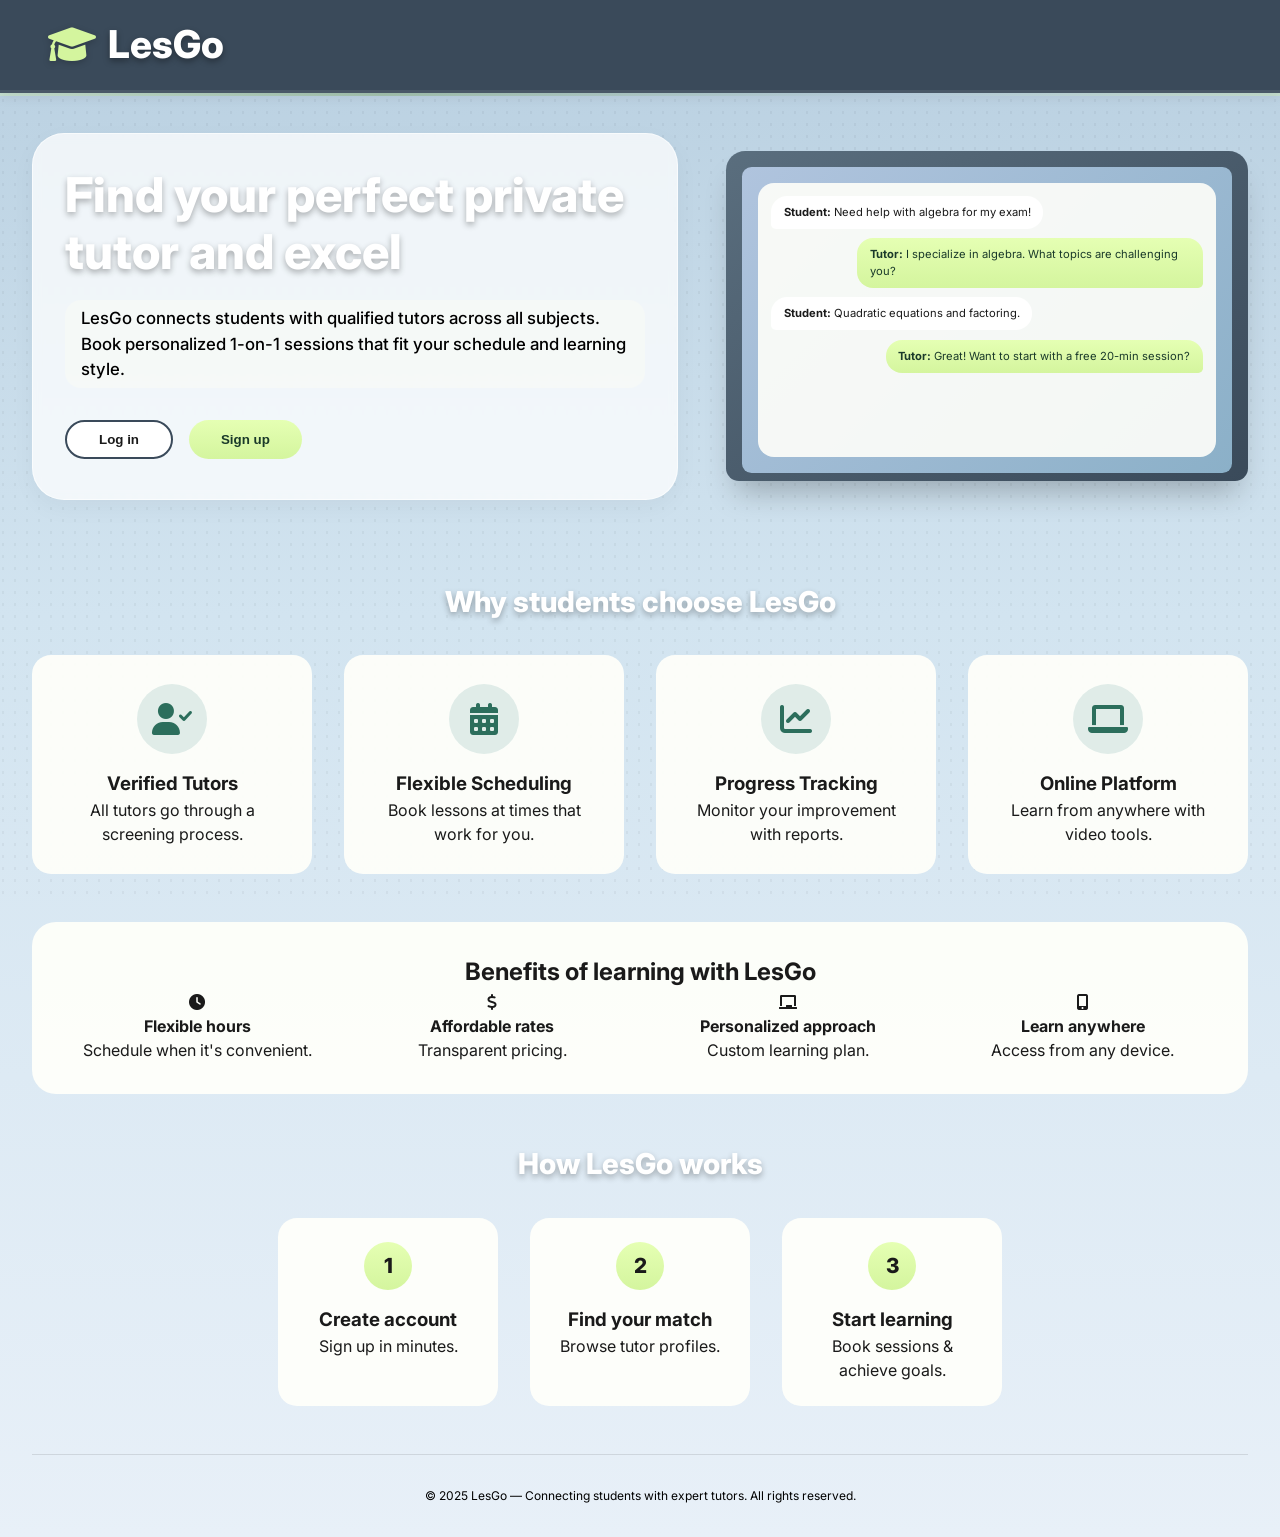
<file: admin chat/index.html>
<!DOCTYPE html>
<html lang="en">
<head>
  <meta charset="UTF-8">
  <meta name="viewport" content="width=device-width, initial-scale=1.0, viewport-fit=cover">
  <title>LesGo · Tutor Messages</title>
  <link href="https://fonts.googleapis.com/css2?family=Inter:opsz,wght@14..32,300;400;500;600;700;800&display=swap" rel="stylesheet">
  <link rel="stylesheet" href="https://cdnjs.cloudflare.com/ajax/libs/font-awesome/6.0.0-beta3/css/all.min.css">
  <style>
    * { margin: 0; padding: 0; box-sizing: border-box; }
    body {
      background: linear-gradient(180deg, #b8cfe0 0%, #d2e4f0 100%);
      font-family: 'Inter', sans-serif;
      height: 100vh;
      overflow: hidden;
    }
    .chat-container {
      display: flex;
      height: 100vh;
      max-width: 1400px;
      margin: 0 auto;
      background: rgba(255,255,255,0.95);
    }
    .chat-sidebar {
      width: 320px;
      background: white;
      border-right: 1px solid #e0e0e0;
      display: flex;
      flex-direction: column;
    }
    .sidebar-header {
      padding: 1.5rem;
      background: #3a4a5a;
      color: white;
    }
    .sidebar-header h2 { font-size: 1.3rem; display: flex; align-items: center; gap: 0.5rem; }
    .back-btn {
      background: rgba(255,255,255,0.2);
      border: none;
      color: white;
      padding: 0.5rem 1rem;
      border-radius: 2rem;
      cursor: pointer;
      margin-top: 1rem;
      width: 100%;
      display: flex;
      align-items: center;
      gap: 0.5rem;
      justify-content: center;
    }
    .back-btn:hover { background: rgba(255,255,255,0.3); }
    .chat-list { flex: 1; overflow-y: auto; }
    .chat-list-item {
      display: flex;
      align-items: center;
      gap: 1rem;
      padding: 1rem;
      border-bottom: 1px solid #eee;
      cursor: pointer;
      transition: background 0.2s;
    }
    .chat-list-item:hover, .chat-list-item.active { background: #f0f7e8; }
    .chat-avatar {
      width: 52px;
      height: 52px;
      background: linear-gradient(135deg, #c8d8e8, #a0b8d0);
      border-radius: 16px;
      display: flex;
      align-items: center;
      justify-content: center;
      font-weight: 700;
    }
    .chat-info { flex: 1; }
    .chat-name { font-weight: 700; }
    .chat-preview { font-size: 0.75rem; color: #666; white-space: nowrap; overflow: hidden; text-overflow: ellipsis; }
    .chat-main {
      flex: 1;
      display: flex;
      flex-direction: column;
      background: #f8faf8;
    }
    .chat-header {
      padding: 1rem 1.5rem;
      background: white;
      border-bottom: 1px solid #e0e0e0;
      display: flex;
      align-items: center;
      gap: 1rem;
    }
    .messages-area {
      flex: 1;
      overflow-y: auto;
      padding: 1.5rem;
      display: flex;
      flex-direction: column;
      gap: 1rem;
    }
    .message {
      display: flex;
      max-width: 70%;
    }
    .message.sent { align-self: flex-end; justify-content: flex-end; }
    .message.received { align-self: flex-start; }
    .message-bubble {
      padding: 0.75rem 1rem;
      border-radius: 1.2rem;
    }
    .message.sent .message-bubble {
      background: linear-gradient(135deg, #d4f59e, #c0e87a);
      border-bottom-right-radius: 0.3rem;
    }
    .message.received .message-bubble {
      background: white;
      border: 1px solid #e0e0e0;
      border-bottom-left-radius: 0.3rem;
    }
    .message-time { font-size: 0.65rem; color: #999; margin-top: 0.2rem; }
    .message-input-area {
      padding: 1rem 1.5rem;
      background: white;
      border-top: 1px solid #e0e0e0;
      display: flex;
      gap: 1rem;
    }
    .message-input-area input {
      flex: 1;
      padding: 0.8rem 1rem;
      border: 1px solid #ddd;
      border-radius: 2rem;
      font-family: 'Inter', sans-serif;
    }
    .message-input-area button {
      background: linear-gradient(135deg, #d4f59e, #c0e87a);
      border: none;
      padding: 0.8rem 1.5rem;
      border-radius: 2rem;
      cursor: pointer;
      font-weight: 600;
    }
    .empty-state { text-align: center; color: #999; padding: 3rem; }
    @media (max-width: 768px) {
      .chat-sidebar { width: 280px; }
      .message { max-width: 85%; }
    }
  </style>
</head>
<body>
  <div class="chat-container">
    <div class="chat-sidebar">
      <div class="sidebar-header">
        <h2><i class="fas fa-comment-dots"></i> Student Messages</h2>
        <button class="back-btn" id="backToAdminBtn"><i class="fas fa-arrow-left"></i> Back to Dashboard</button>
      </div>
      <div class="chat-list" id="chatList"></div>
    </div>
    <div class="chat-main">
      <div id="chatMainArea">
        <div class="empty-state"><i class="fas fa-comments" style="font-size:3rem; margin-bottom:1rem;"></i><p>Select a student to start messaging</p></div>
      </div>
    </div>
  </div>

  <script>
    let currentTutor = null;
    let studentChats = [];
    let currentStudent = null;
    let messages = {};

    function loadData() {
      const storedUser = localStorage.getItem('lesgo_user');
      if (!storedUser || !JSON.parse(storedUser).isAdmin) {
        window.location.href = '../main/index.html';
        return;
      }
      currentTutor = JSON.parse(storedUser);
      
      // Load students from orders
      const allOrders = JSON.parse(localStorage.getItem('lesgo_orders')) || [];
      const studentsMap = new Map();
      
      allOrders.forEach(order => {
        if (order.items.some(item => item.name.toLowerCase().includes('james'))) {
          if (!studentsMap.has(order.customer.email)) {
            studentsMap.set(order.customer.email, {
              id: studentsMap.size + 1,
              name: order.customer.fullName,
              email: order.customer.email,
              avatar: order.customer.fullName.slice(0,2).toUpperCase(),
              subject: order.items[0].subject
            });
          }
        }
      });
      
      if (studentsMap.size === 0) {
        // Demo students
        studentChats = [
          { id: 1, name: "Emma Johnson", email: "emma@example.com", avatar: "EJ", subject: "Physics", lastMessage: "Hi! When is our next session?" },
          { id: 2, name: "Michael Lee", email: "michael@example.com", avatar: "ML", subject: "Physics", lastMessage: "Thanks for the help!" },
          { id: 3, name: "Sarah Chen", email: "sarah@example.com", avatar: "SC", subject: "Physics", lastMessage: "Can we cover mechanics?" },
        ];
      } else {
        studentChats = Array.from(studentsMap.values()).map(s => ({ ...s, lastMessage: "Say hello!" }));
      }
      
      const storedMessages = localStorage.getItem(`lesgo_tutor_messages_${currentTutor.username}`);
      messages = storedMessages ? JSON.parse(storedMessages) : {};
      
      // Check for specific student from sessionStorage
      const studentToOpen = sessionStorage.getItem('adminChatWithStudent');
      if (studentToOpen) {
        sessionStorage.removeItem('adminChatWithStudent');
        const student = studentChats.find(s => s.name === studentToOpen);
        if (student) openChat(student);
      }
      
      renderChatList();
    }

    function saveMessages() { 
      localStorage.setItem(`lesgo_tutor_messages_${currentTutor.username}`, JSON.stringify(messages)); 
    }

    function sendMessage() {
      const input = document.getElementById('messageInput');
      const text = input.value.trim();
      if (!text || !currentStudent) return;
      
      if (!messages[currentStudent.id]) messages[currentStudent.id] = [];
      messages[currentStudent.id].push({ text, sentBy: 'tutor', time: new Date().toLocaleTimeString() });
      saveMessages();
      
      // Auto-reply from student
      setTimeout(() => {
        if (currentStudent) {
          if (!messages[currentStudent.id]) messages[currentStudent.id] = [];
          messages[currentStudent.id].push({ 
            text: `Thanks for your message! I'll prepare for our next session.`, 
            sentBy: 'student', 
            time: new Date().toLocaleTimeString() 
          });
          saveMessages();
          renderMessages();
          updateChatPreview(currentStudent.id, text);
        }
      }, 1000);
      
      updateChatPreview(currentStudent.id, text);
      renderMessages();
      input.value = '';
    }

    function updateChatPreview(studentId, lastMessage) {
      const chat = studentChats.find(c => c.id === studentId);
      if (chat) { 
        chat.lastMessage = lastMessage.slice(0, 40); 
        renderChatList();
      }
    }

    function renderChatList() {
      const container = document.getElementById('chatList');
      container.innerHTML = studentChats.map(chat => `
        <div class="chat-list-item ${currentStudent?.id === chat.id ? 'active' : ''}" data-id="${chat.id}">
          <div class="chat-avatar">${chat.avatar}</div>
          <div class="chat-info">
            <div class="chat-name">${chat.name}</div>
            <div class="chat-preview">${chat.lastMessage || 'Say hello!'}</div>
          </div>
        </div>
      `).join('');
      
      document.querySelectorAll('.chat-list-item').forEach(item => {
        item.addEventListener('click', () => {
          const student = studentChats.find(s => s.id === parseInt(item.dataset.id));
          if (student) openChat(student);
        });
      });
    }

    function openChat(student) {
      currentStudent = student;
      if (!messages[student.id]) { 
        messages[student.id] = [
          { text: `👋 Hi ${student.name}! I'm your tutor. How can I help you today?`, sentBy: 'tutor', time: new Date().toLocaleTimeString() }
        ]; 
        saveMessages(); 
      }
      renderMessages();
      renderChatList();
    }

    function renderMessages() {
      const mainArea = document.getElementById('chatMainArea');
      if (!currentStudent) { 
        mainArea.innerHTML = '<div class="empty-state"><i class="fas fa-comments" style="font-size:3rem;"></i><p>Select a student to start messaging</p></div>'; 
        return; 
      }
      
      const chatMessages = messages[currentStudent.id] || [];
      mainArea.innerHTML = `
        <div class="chat-header">
          <div class="chat-avatar">${currentStudent.avatar}</div>
          <div>
            <h3>${currentStudent.name}</h3>
            <p style="font-size:0.75rem; color:#4f772d;">📚 ${currentStudent.subject} student</p>
          </div>
        </div>
        <div class="messages-area" id="messagesArea">
          ${chatMessages.map(msg => `
            <div class="message ${msg.sentBy === 'tutor' ? 'sent' : 'received'}">
              <div class="message-bubble">
                ${msg.text}
                <div class="message-time">${msg.time}</div>
              </div>
            </div>
          `).join('')}
        </div>
        <div class="message-input-area">
          <input type="text" id="messageInput" placeholder="Type a message..." onkeypress="if(event.key==='Enter') sendMessage()">
          <button onclick="sendMessage()"><i class="fas fa-paper-plane"></i> Send</button>
        </div>
      `;
      
      const msgsArea = document.getElementById('messagesArea');
      if (msgsArea) msgsArea.scrollTop = msgsArea.scrollHeight;
      document.getElementById('messageInput')?.focus();
    }

    document.getElementById('backToAdminBtn')?.addEventListener('click', () => { 
      window.location.href = '../user admin/index.html'; 
    });
    
    window.sendMessage = sendMessage;
    loadData();
  </script>
</body>
</html>
</file>
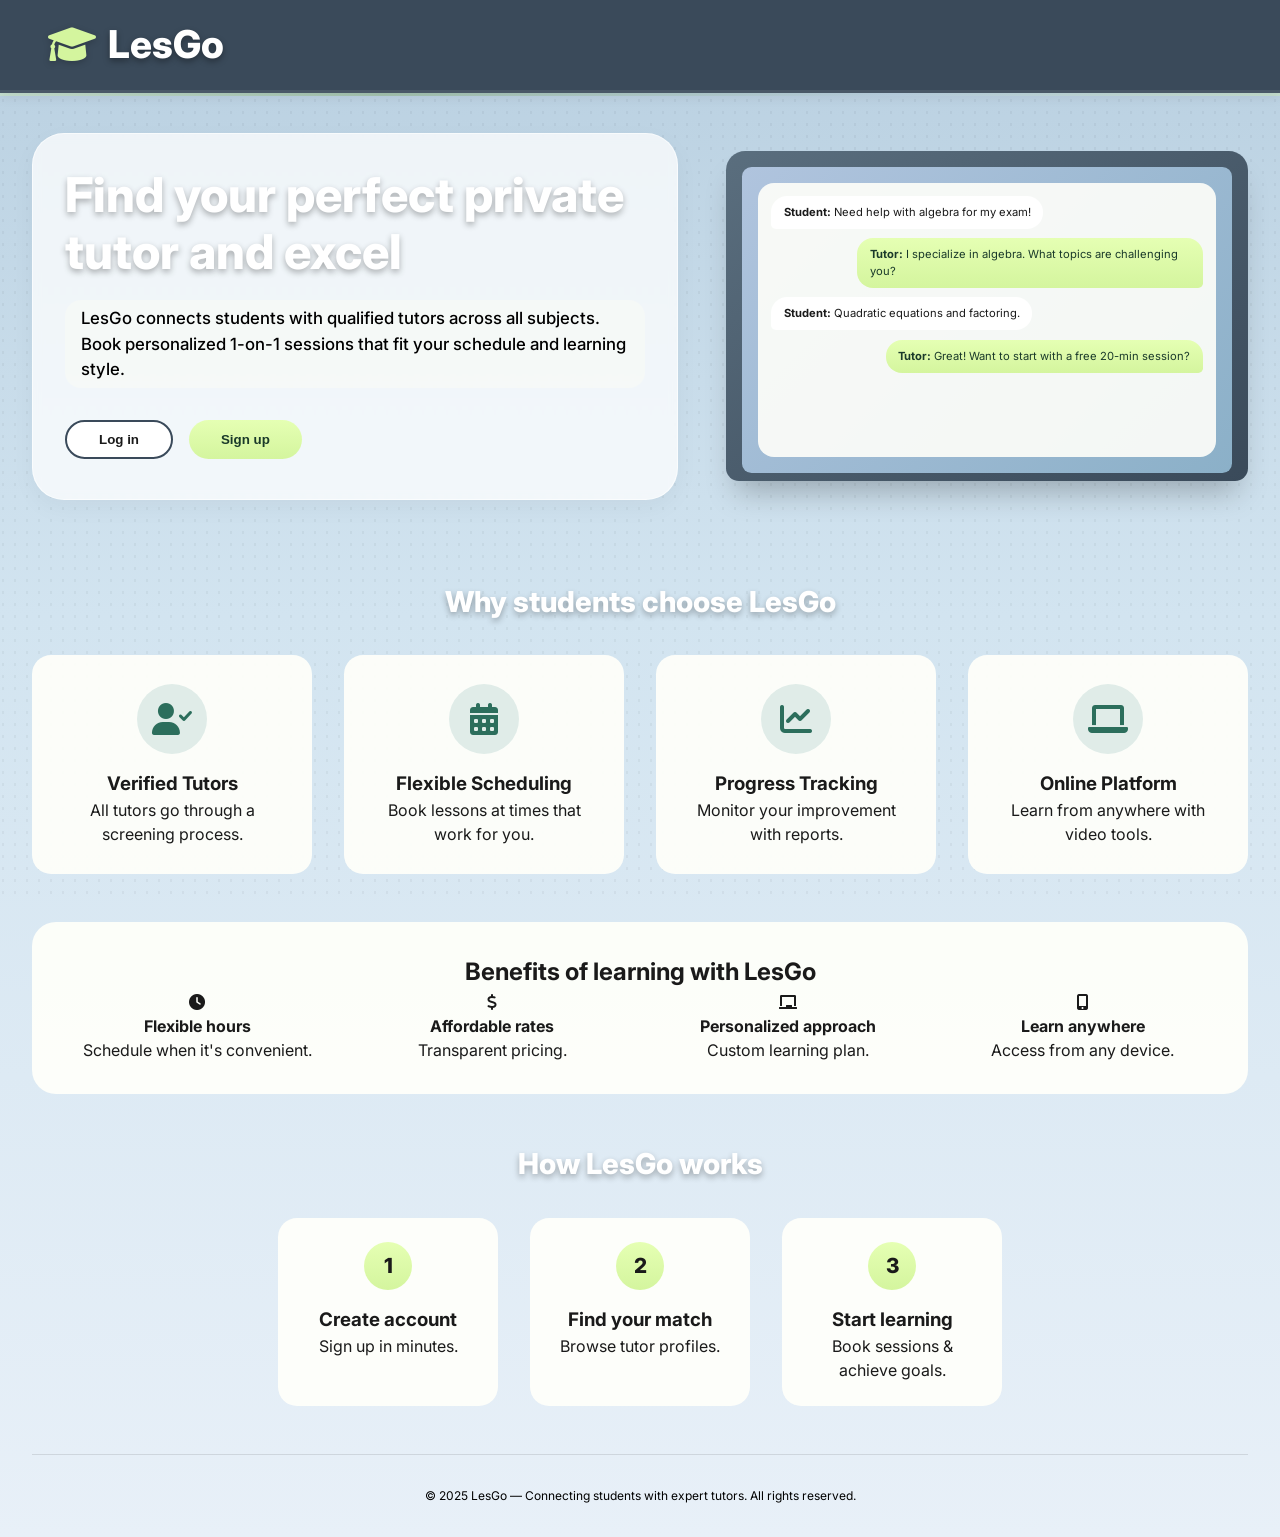
<file: chat/index.html>
<!DOCTYPE html>
<html lang="en">
<head>
  <meta charset="UTF-8">
  <meta name="viewport" content="width=device-width, initial-scale=1.0, viewport-fit=cover">
  <title>LesGo · Messages</title>
  <link href="https://fonts.googleapis.com/css2?family=Inter:opsz,wght@14..32,300;14..32,400;14..32,500;14..32,600;14..32,700;14..32,800&display=swap" rel="stylesheet">
  <link rel="stylesheet" href="https://cdnjs.cloudflare.com/ajax/libs/font-awesome/6.0.0-beta3/css/all.min.css">
  <style>
    * { margin: 0; padding: 0; box-sizing: border-box; }
    body {
      background: linear-gradient(180deg, #b8cfe0 0%, #d2e4f0 100%);
      font-family: 'Inter', sans-serif;
      height: 100vh;
      overflow: hidden;
    }
    .chat-container {
      display: flex;
      height: 100vh;
      max-width: 1400px;
      margin: 0 auto;
      background: rgba(255,255,255,0.95);
      box-shadow: 0 0 40px rgba(0,0,0,0.1);
    }
    .chat-sidebar {
      width: 320px;
      background: white;
      border-right: 1px solid #e0e0e0;
      display: flex;
      flex-direction: column;
    }
    .sidebar-header {
      padding: 1.5rem;
      background: #3a4a5a;
      color: white;
    }
    .sidebar-header h2 {
      font-size: 1.3rem;
      display: flex;
      align-items: center;
      gap: 0.5rem;
    }
    .back-btn {
      background: rgba(255,255,255,0.2);
      border: none;
      color: white;
      padding: 0.5rem 1rem;
      border-radius: 2rem;
      cursor: pointer;
      margin-top: 1rem;
      font-size: 0.8rem;
      transition: all 0.2s;
      display: flex;
      align-items: center;
      gap: 0.5rem;
      width: 100%;
      justify-content: center;
    }
    .back-btn:hover {
      background: rgba(255,255,255,0.3);
      transform: translateX(-2px);
    }
    .chat-list {
      flex: 1;
      overflow-y: auto;
    }
    .chat-list-item {
      display: flex;
      align-items: center;
      gap: 1rem;
      padding: 1rem;
      border-bottom: 1px solid #eee;
      cursor: pointer;
      transition: background 0.2s;
    }
    .chat-list-item:hover, .chat-list-item.active {
      background: #f0f7e8;
    }
    .chat-avatar {
      width: 52px;
      height: 52px;
      background: linear-gradient(135deg, #c8d8e8, #a0b8d0);
      border-radius: 16px;
      display: flex;
      align-items: center;
      justify-content: center;
      font-weight: 700;
      font-size: 1.1rem;
    }
    .chat-info {
      flex: 1;
    }
    .chat-name {
      font-weight: 700;
      margin-bottom: 0.2rem;
    }
    .chat-preview {
      font-size: 0.75rem;
      color: #666;
      white-space: nowrap;
      overflow: hidden;
      text-overflow: ellipsis;
    }
    .chat-time {
      font-size: 0.7rem;
      color: #999;
    }
    .chat-main {
      flex: 1;
      display: flex;
      flex-direction: column;
      background: #f8faf8;
    }
    .chat-header {
      padding: 1rem 1.5rem;
      background: white;
      border-bottom: 1px solid #e0e0e0;
      display: flex;
      align-items: center;
      gap: 1rem;
    }
    .chat-header-avatar {
      width: 48px;
      height: 48px;
      background: linear-gradient(135deg, #c8d8e8, #a0b8d0);
      border-radius: 14px;
      display: flex;
      align-items: center;
      justify-content: center;
      font-weight: 700;
    }
    .chat-header-info h3 { margin-bottom: 0.2rem; }
    .chat-header-info p { font-size: 0.75rem; color: #4f772d; }
    .messages-area {
      flex: 1;
      overflow-y: auto;
      padding: 1.5rem;
      display: flex;
      flex-direction: column;
      gap: 1rem;
    }
    .message {
      display: flex;
      max-width: 70%;
    }
    .message.sent {
      align-self: flex-end;
      justify-content: flex-end;
    }
    .message.received {
      align-self: flex-start;
    }
    .message-bubble {
      padding: 0.75rem 1rem;
      border-radius: 1.2rem;
      max-width: 100%;
    }
    .message.sent .message-bubble {
      background: linear-gradient(135deg, #d4f59e, #c0e87a);
      color: #1a3a2a;
      border-bottom-right-radius: 0.3rem;
    }
    .message.received .message-bubble {
      background: white;
      border: 1px solid #e0e0e0;
      border-bottom-left-radius: 0.3rem;
    }
    .message-time {
      font-size: 0.65rem;
      color: #999;
      margin-top: 0.2rem;
      text-align: right;
    }
    .message-input-area {
      padding: 1rem 1.5rem;
      background: white;
      border-top: 1px solid #e0e0e0;
      display: flex;
      gap: 1rem;
    }
    .message-input-area input {
      flex: 1;
      padding: 0.8rem 1rem;
      border: 1px solid #ddd;
      border-radius: 2rem;
      font-family: 'Inter', sans-serif;
    }
    .message-input-area button {
      background: linear-gradient(135deg, #d4f59e, #c0e87a);
      border: none;
      padding: 0.8rem 1.5rem;
      border-radius: 2rem;
      cursor: pointer;
      font-weight: 600;
      transition: all 0.2s;
    }
    .message-input-area button:hover {
      transform: scale(1.02);
    }
    .empty-state {
      text-align: center;
      color: #999;
      padding: 3rem;
    }
    @media (max-width: 768px) {
      .chat-sidebar { width: 280px; }
      .message { max-width: 85%; }
    }
  </style>
</head>
<body>
  <div class="chat-container">
    <div class="chat-sidebar">
      <div class="sidebar-header">
        <h2><i class="fas fa-comment-dots"></i> Messages</h2>
        <button class="back-btn" id="backToDashboardBtn">
          <i class="fas fa-arrow-left"></i> Back to Dashboard
        </button>
      </div>
      <div class="chat-list" id="chatList"></div>
    </div>
    
    <div class="chat-main">
      <div id="chatMainArea">
        <div class="empty-state" style="height:100%; display:flex; flex-direction:column; justify-content:center; align-items:center;">
          <i class="fas fa-comments" style="font-size:3rem; color:#ccc; margin-bottom:1rem;"></i>
          <p>Select a chat to start messaging</p>
        </div>
      </div>
    </div>
  </div>

  <script>
    const AVAILABLE_TUTORS = [
      { id: 1, name: "Emma Rodriguez", subject: "Mathematics (Calculus)", avatar: "ER", online: true },
      { id: 2, name: "Dr. James Chen", subject: "Physics", avatar: "JC", online: true },
      { id: 3, name: "Sarah Johnson", subject: "English Literature", avatar: "SJ", online: false },
      { id: 4, name: "Michael Lee", subject: "Computer Science", avatar: "ML", online: true },
      { id: 5, name: "Prof. Anna Williams", subject: "Chemistry", avatar: "AW", online: false },
    ];

    let currentUser = null;
    let userChats = [];
    let currentChatTutor = null;
    let messages = {};

    function loadUserData() {
      const storedUser = localStorage.getItem('lesgo_user');
      if (!storedUser) {
        window.location.href = '../main/index.html';
        return;
      }
      currentUser = JSON.parse(storedUser);
      
      const storedChats = localStorage.getItem(`lesgo_chats_${currentUser.username}`);
      userChats = storedChats ? JSON.parse(storedChats) : [];
      
      const storedMessages = localStorage.getItem(`lesgo_messages_${currentUser.username}`);
      messages = storedMessages ? JSON.parse(storedMessages) : {};
    }

    function saveMessages() {
      localStorage.setItem(`lesgo_messages_${currentUser.username}`, JSON.stringify(messages));
    }

    function saveChats() {
      localStorage.setItem(`lesgo_chats_${currentUser.username}`, JSON.stringify(userChats));
    }

    function sendMessage() {
      const input = document.getElementById('messageInput');
      const text = input.value.trim();
      if (!text || !currentChatTutor) return;
      
      if (!messages[currentChatTutor.id]) {
        messages[currentChatTutor.id] = [];
      }
      
      messages[currentChatTutor.id].push({
        text: text,
        sentBy: 'user',
        time: new Date().toLocaleTimeString([], { hour: '2-digit', minute: '2-digit' })
      });
      
      setTimeout(() => {
        if (currentChatTutor) {
          messages[currentChatTutor.id].push({
            text: `Thanks for your message! I'll get back to you shortly.`,
            sentBy: 'tutor',
            time: new Date().toLocaleTimeString([], { hour: '2-digit', minute: '2-digit' })
          });
          saveMessages();
          renderMessages();
          updateChatPreview(currentChatTutor.id, text);
        }
      }, 800);
      
      saveMessages();
      updateChatPreview(currentChatTutor.id, text);
      renderMessages();
      input.value = '';
    }

    function updateChatPreview(tutorId, lastMessage) {
      const chat = userChats.find(c => c.tutorId === tutorId);
      if (chat) {
        chat.lastMessage = lastMessage.slice(0, 40) + (lastMessage.length > 40 ? '...' : '');
        chat.timestamp = new Date().toISOString();
        saveChats();
        renderChatList();
      }
    }

    function renderChatList() {
      const chatListDiv = document.getElementById('chatList');
      if (userChats.length === 0) {
        chatListDiv.innerHTML = '<div class="empty-state" style="padding:2rem;"><i class="fas fa-comment-slash"></i><p>No chats yet<br>Go back and start a chat with a tutor!</p></div>';
        return;
      }
      
      chatListDiv.innerHTML = userChats.map(chat => {
        const tutor = AVAILABLE_TUTORS.find(t => t.id === chat.tutorId);
        const isActive = currentChatTutor && currentChatTutor.id === chat.tutorId;
        return `
          <div class="chat-list-item ${isActive ? 'active' : ''}" data-tutor-id="${chat.tutorId}">
            <div class="chat-avatar">${chat.tutorAvatar}</div>
            <div class="chat-info">
              <div class="chat-name">${chat.tutorName}</div>
              <div class="chat-preview">${chat.lastMessage || 'Say hello!'}</div>
            </div>
            <div class="chat-time">${new Date(chat.timestamp).toLocaleTimeString([], { hour: '2-digit', minute: '2-digit' })}</div>
          </div>
        `;
      }).join('');
      
      document.querySelectorAll('.chat-list-item').forEach(item => {
        item.addEventListener('click', () => {
          const tutorId = parseInt(item.dataset.tutorId);
          const tutor = AVAILABLE_TUTORS.find(t => t.id === tutorId);
          if (tutor) {
            openChat(tutor);
          }
        });
      });
    }

    function openChat(tutor) {
      currentChatTutor = tutor;
      
      if (!messages[tutor.id]) {
        messages[tutor.id] = [];
        if (messages[tutor.id].length === 0) {
          messages[tutor.id].push({
            text: `👋 Hi! I'm ${tutor.name}. I specialize in ${tutor.subject}. How can I help you today?`,
            sentBy: 'tutor',
            time: new Date().toLocaleTimeString([], { hour: '2-digit', minute: '2-digit' })
          });
          saveMessages();
        }
      }
      
      renderMessages();
      renderChatList();
    }

    function renderMessages() {
      const mainArea = document.getElementById('chatMainArea');
      if (!currentChatTutor) {
        mainArea.innerHTML = `
          <div class="empty-state" style="height:100%; display:flex; flex-direction:column; justify-content:center; align-items:center;">
            <i class="fas fa-comments" style="font-size:3rem; color:#ccc;"></i>
            <p>Select a chat to start messaging</p>
          </div>
        `;
        return;
      }
      
      const chatMessages = messages[currentChatTutor.id] || [];
      
      mainArea.innerHTML = `
        <div class="chat-header">
          <div class="chat-header-avatar">${currentChatTutor.avatar}</div>
          <div class="chat-header-info">
            <h3>${currentChatTutor.name}</h3>
            <p><i class="fas fa-circle" style="font-size:0.6rem; color:${currentChatTutor.online ? '#4f772d' : '#999'};"></i> ${currentChatTutor.online ? 'Online' : 'Offline'} · ${currentChatTutor.subject}</p>
          </div>
        </div>
        <div class="messages-area" id="messagesArea">
          ${chatMessages.map(msg => `
            <div class="message ${msg.sentBy === 'user' ? 'sent' : 'received'}">
              <div class="message-bubble">
                ${msg.text}
                <div class="message-time">${msg.time}</div>
              </div>
            </div>
          `).join('')}
        </div>
        <div class="message-input-area">
          <input type="text" id="messageInput" placeholder="Type a message..." onkeypress="if(event.key==='Enter') sendMessage()">
          <button onclick="sendMessage()"><i class="fas fa-paper-plane"></i> Send</button>
        </div>
      `;
      
      const messagesArea = document.getElementById('messagesArea');
      if (messagesArea) {
        messagesArea.scrollTop = messagesArea.scrollHeight;
      }
      
      const input = document.getElementById('messageInput');
      if (input) input.focus();
    }

    function checkForSpecificChat() {
      const tutorIdToOpen = sessionStorage.getItem('openChatWithTutor');
      if (tutorIdToOpen) {
        sessionStorage.removeItem('openChatWithTutor');
        const tutor = AVAILABLE_TUTORS.find(t => t.id === parseInt(tutorIdToOpen));
        if (tutor && userChats.some(c => c.tutorId === tutor.id)) {
          openChat(tutor);
        }
      }
    }

    // BACK BUTTON - goes directly to main page (which will show dashboard if logged in)
    document.getElementById('backToDashboardBtn')?.addEventListener('click', () => {
      window.location.href = '../main/index.html';
    });

    loadUserData();
    renderChatList();
    checkForSpecificChat();
    
    window.sendMessage = sendMessage;
  </script>
</body>
</html>
</file>
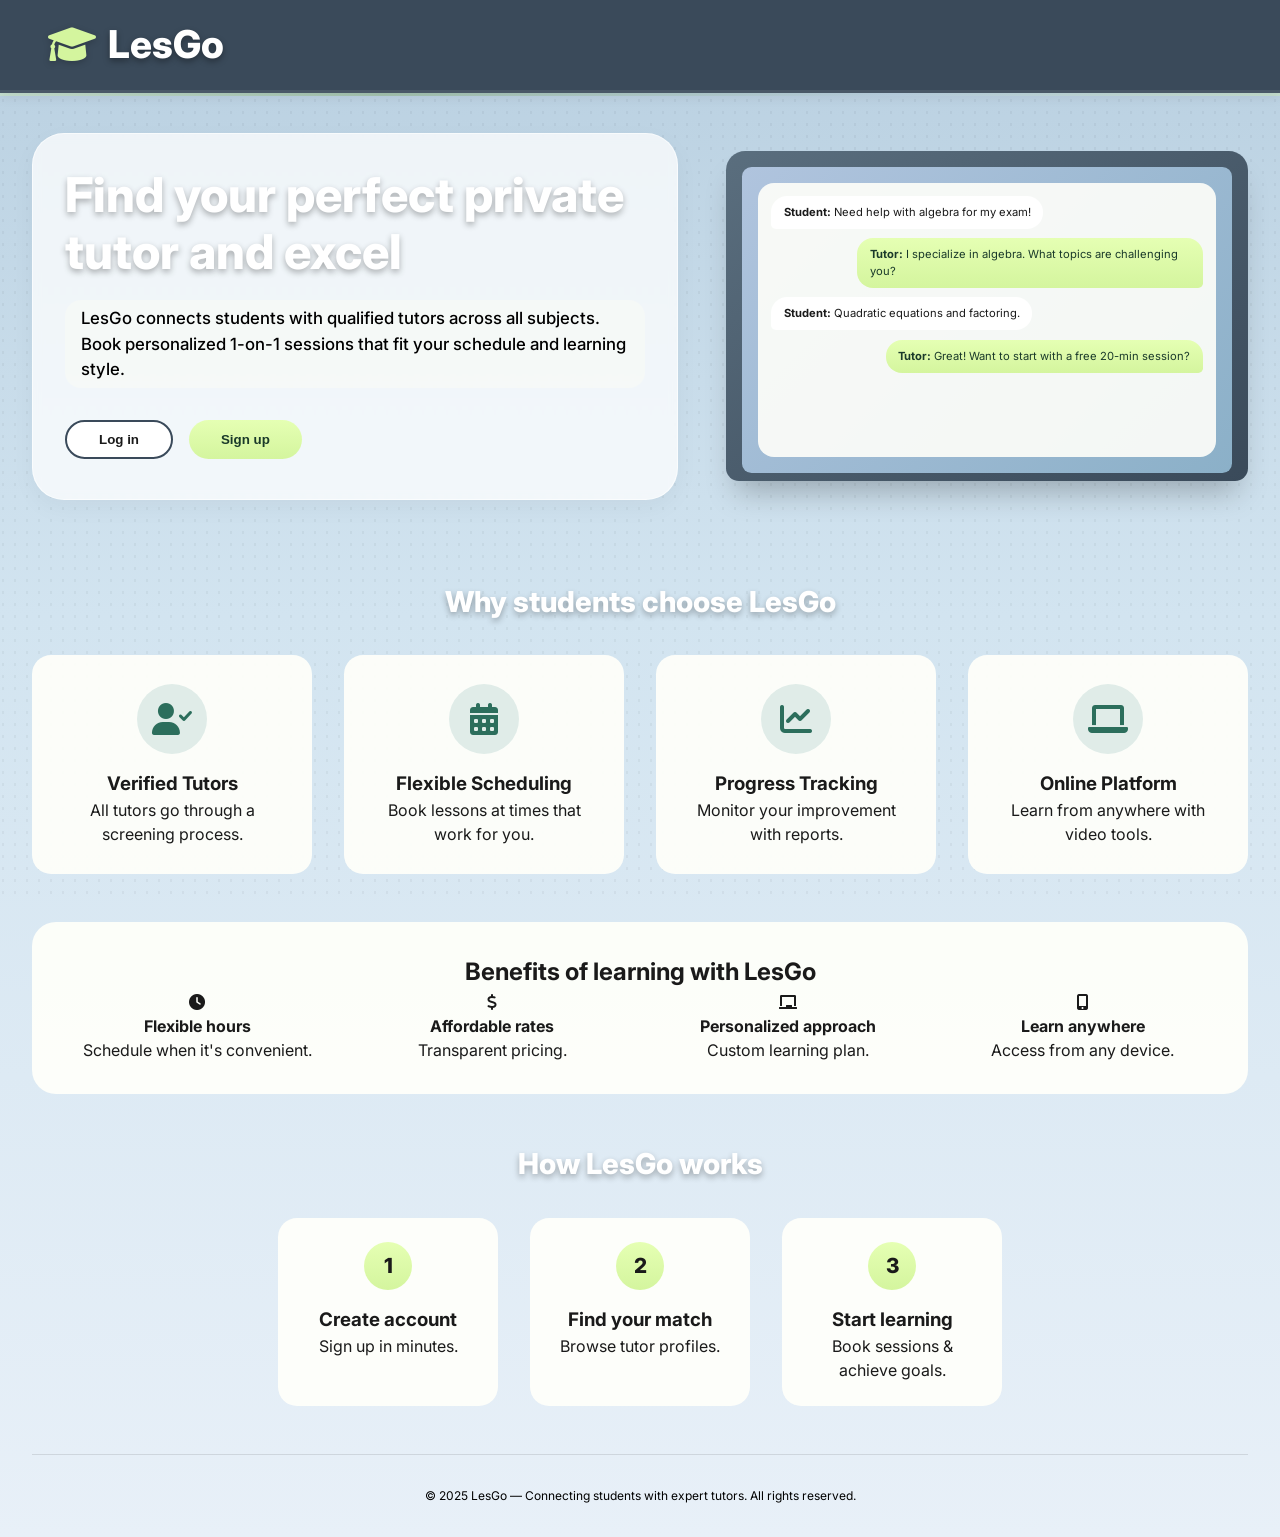
<file: login/index.html>
<!DOCTYPE html>
<html lang="en">
<head>
  <meta charset="UTF-8" />
  <meta name="viewport" content="width=device-width, initial-scale=1.0, viewport-fit=cover" />
  <title>LesGo · Private Tutoring Platform</title>
  <link href="https://fonts.googleapis.com/css2?family=Inter:opsz,wght@14..32,300;14..32,400;14..32,500;14..32,600;14..32,700;14..32,800&display=swap" rel="stylesheet" />
  <link rel="stylesheet" href="https://cdnjs.cloudflare.com/ajax/libs/font-awesome/6.0.0-beta3/css/all.min.css" />
  <style>
    * {
      margin: 0;
      padding: 0;
      box-sizing: border-box;
    }

    body {
      background: linear-gradient(180deg, #b8cfe0 0%, #d2e4f0 40%, #e8f0f8 100%);
      font-family: 'Inter', sans-serif;
      color: #1a1a1a;
      line-height: 1.5;
      min-height: 100vh;
    }

    body::before {
      content: "";
      position: fixed;
      top: 0;
      left: 0;
      width: 100%;
      height: 100%;
      background-image: radial-gradient(circle at 25% 40%, rgba(0, 0, 0, 0.04) 1.5px, transparent 1.5px);
      background-size: 12px 12px;
      pointer-events: none;
      z-index: 0;
    }

    .container {
      max-width: 1280px;
      margin: 0 auto;
      padding: 0 2rem;
      position: relative;
      z-index: 1;
    }

    .navbar {
      display: flex;
      justify-content: space-between;
      align-items: center;
      padding: 1rem 2rem;
      background: #3a4a5a;
      margin: 0 -2rem;
      padding-left: calc(2rem + 1rem);
      padding-right: calc(2rem + 1rem);
      border-bottom: 3px solid rgba(255, 255, 255, 0.08);
      box-shadow: 0 4px 12px rgba(0, 0, 0, 0.08);
      position: relative;
    }

    .navbar::after {
      content: '';
      position: absolute;
      bottom: -6px;
      left: 0;
      width: 100%;
      height: 3px;
      background: linear-gradient(90deg, #d4f59e 0%, #6a9c3a 30%, #b8cfe0 70%, #d4f59e 100%);
      opacity: 0.3;
    }

    .logo { display: flex; align-items: center; gap: 12px; }
    .logo i { font-size: 2.4rem; color: #d4f59e; filter: drop-shadow(0 2px 3px rgba(0, 0, 0, 0.2)); }
    .logo h1 { font-size: 2.4rem; font-weight: 800; color: white; text-shadow: 0 3px 6px rgba(0, 0, 0, 0.35); }

    .hero {
      display: flex;
      flex-wrap: wrap;
      align-items: center;
      justify-content: space-between;
      gap: 3rem;
      padding: 2.5rem 0 3rem;
    }
    .hero-content {
      flex: 1;
      min-width: 280px;
      background: rgba(255, 255, 255, 0.75);
      backdrop-filter: blur(4px);
      padding: 2rem 2rem 2.5rem;
      border-radius: 2rem;
      box-shadow: 0 8px 24px rgba(0, 0, 0, 0.04);
      border: 1px solid rgba(255, 255, 255, 0.6);
    }
    .hero-content h1 { font-size: 3rem; font-weight: 800; line-height: 1.2; color: white; text-shadow: 0 3px 6px rgba(0, 0, 0, 0.3); margin-bottom: 1.2rem; }
    .hero-content p { font-size: 1.05rem; color: black; font-weight: 500; margin-bottom: 2rem; background: rgba(255, 255, 240, 0.3); padding: 0.4rem 1rem; border-radius: 1rem; display: inline-block; }
    .hero-buttons { display: flex; gap: 1rem; flex-wrap: wrap; }
    .btn-login { background: white; border: 2px solid #3a4a5a; padding: 0.6rem 2rem; border-radius: 2rem; font-weight: 700; color: #1a1a1a; cursor: pointer; transition: all 0.2s; }
    .btn-login:hover { background: #f0f4f8; transform: translateY(-1px); }
    .btn-signup { background: linear-gradient(to bottom, #e5ffb3, #d4f59e); border: none; padding: 0.6rem 2rem; border-radius: 2rem; font-weight: 700; color: #1a3a2a; cursor: pointer; transition: all 0.2s; }
    .btn-signup:hover { transform: translateY(-1px); }

    .hero-image { flex: 0.9; min-width: 300px; }
    .laptop { background: linear-gradient(145deg, #5a6e7e, #3a4a5a); border-radius: 1.2rem 1.2rem 0.8rem 0.8rem; padding: 1rem 1rem 0.5rem 1rem; box-shadow: 0 20px 30px -10px rgba(0, 0, 0, 0.25); }
    .laptop-screen { background: #c8d8e8; border-radius: 0.6rem; padding: 1rem; aspect-ratio: 16 / 10; background: linear-gradient(135deg, #b0c4de, #8bb0c8); }
    .chat-container { background: rgba(255, 255, 250, 0.9); border-radius: 1rem; padding: 0.8rem; height: 100%; display: flex; flex-direction: column; gap: 0.6rem; overflow-y: auto; }
    .chat-bubble-left { background: white; padding: 0.5rem 0.8rem; border-radius: 1rem 1rem 1rem 0.3rem; max-width: 80%; font-size: 0.7rem; align-self: flex-start; }
    .chat-bubble-right { background: linear-gradient(to bottom, #e5ffb3, #d4f59e); padding: 0.5rem 0.8rem; border-radius: 1rem 1rem 0.3rem 1rem; max-width: 80%; font-size: 0.7rem; color: #1a3a2a; align-self: flex-end; }

    .features-grid { display: grid; grid-template-columns: repeat(auto-fit, minmax(260px, 1fr)); gap: 2rem; margin-bottom: 3rem; }
    .feature-card { background: rgba(255, 255, 250, 0.92); padding: 1.8rem; border-radius: 1.2rem; text-align: center; transition: all 0.2s; }
    .feature-card:hover { transform: translateY(-3px); background: white; }
    .feature-icon { background: #e0ece8; width: 70px; height: 70px; display: flex; align-items: center; justify-content: center; border-radius: 35px; margin: 0 auto 1rem; font-size: 2rem; color: #2c6e5c; }
    .section-title { text-align: center; font-size: 1.8rem; font-weight: 800; color: white; text-shadow: 0 3px 6px rgba(0, 0, 0, 0.3); margin: 2rem 0 2rem; }
    .benefits-section { background: rgba(255, 255, 250, 0.92); border-radius: 1.5rem; padding: 2rem; margin: 2rem 0 3rem; text-align: center; }
    .benefits-grid { display: grid; grid-template-columns: repeat(auto-fit, minmax(200px, 1fr)); gap: 1.8rem; }
    .steps { display: flex; flex-wrap: wrap; justify-content: center; gap: 2rem; margin: 2rem 0 3rem; }
    .step { background: rgba(255, 255, 250, 0.92); padding: 1.5rem; border-radius: 1.2rem; width: 220px; text-align: center; }
    .step-number { background: linear-gradient(to bottom, #e5ffb3, #d4f59e); width: 48px; height: 48px; border-radius: 2rem; display: flex; align-items: center; justify-content: center; margin: 0 auto 1rem; font-weight: 800; font-size: 1.3rem; }
    footer { text-align: center; padding: 2rem 0; border-top: 1px solid rgba(0, 0, 0, 0.1); color: black; font-size: 0.75rem; }

    .modal { display: none; position: fixed; top: 0; left: 0; width: 100%; height: 100%; background: rgba(0, 0, 0, 0.5); backdrop-filter: blur(4px); align-items: center; justify-content: center; z-index: 1000; }
    .modal-card { background: white; max-width: 450px; width: 90%; border-radius: 1.5rem; padding: 2rem; }
    .modal-header { display: flex; justify-content: space-between; align-items: center; margin-bottom: 1.2rem; }
    .modal-header h2 { font-size: 1.5rem; font-weight: 700; color: #1a1a1a; }
    .close-modal { font-size: 1.8rem; cursor: pointer; background: none; border: none; color: #666; }
    .input-group { margin-bottom: 1rem; }
    .input-group input, .input-group select { width: 100%; padding: 0.8rem 1rem; border-radius: 1rem; border: 1px solid #ccc; font-family: 'Inter', sans-serif; }
    .error-txt { color: #d9534f; font-size: 0.75rem; margin-bottom: 0.5rem; text-align: center; }
    .toggle-auth { color: #6a9c3a; cursor: pointer; font-weight: 600; }
    .modal-footer { text-align: center; margin-top: 1rem; }

    @media (max-width: 768px) {
      .container { padding: 0 1rem; }
      .hero-content h1 { font-size: 2rem; }
    }
  </style>
</head>
<body>
  <div class="container">
    <div class="navbar">
      <div class="logo">
        <i class="fas fa-graduation-cap"></i>
        <h1>LesGo</h1>
      </div>
      <div class="nav-right"></div>
    </div>

    <div class="hero">
      <div class="hero-content">
        <h1>Find your perfect <span>private tutor</span> and excel</h1>
        <p>LesGo connects students with qualified tutors across all subjects. Book personalized 1-on-1 sessions that fit your schedule and learning style.</p>
        <div class="hero-buttons">
          <button class="btn-login" id="heroLoginBtn">Log in</button>
          <button class="btn-signup" id="heroSignupBtn">Sign up</button>
        </div>
      </div>
      <div class="hero-image">
        <div class="laptop">
          <div class="laptop-screen">
            <div class="chat-container">
              <div class="chat-bubble-left"><strong>Student:</strong> Need help with algebra for my exam!</div>
              <div class="chat-bubble-right"><strong>Tutor:</strong> I specialize in algebra. What topics are challenging you?</div>
              <div class="chat-bubble-left"><strong>Student:</strong> Quadratic equations and factoring.</div>
              <div class="chat-bubble-right"><strong>Tutor:</strong> Great! Want to start with a free 20-min session?</div>
            </div>
          </div>
          <div class="laptop-base"></div>
        </div>
      </div>
    </div>

    <h2 class="section-title">Why students choose LesGo</h2>
    <div class="features-grid">
      <div class="feature-card"><div class="feature-icon"><i class="fas fa-user-check"></i></div><h3>Verified Tutors</h3><p>All tutors go through a screening process.</p></div>
      <div class="feature-card"><div class="feature-icon"><i class="fas fa-calendar-alt"></i></div><h3>Flexible Scheduling</h3><p>Book lessons at times that work for you.</p></div>
      <div class="feature-card"><div class="feature-icon"><i class="fas fa-chart-line"></i></div><h3>Progress Tracking</h3><p>Monitor your improvement with reports.</p></div>
      <div class="feature-card"><div class="feature-icon"><i class="fas fa-laptop"></i></div><h3>Online Platform</h3><p>Learn from anywhere with video tools.</p></div>
    </div>

    <div class="benefits-section">
      <h2>Benefits of learning with LesGo</h2>
      <div class="benefits-grid">
        <div class="benefit-item"><i class="fas fa-clock"></i><h4>Flexible hours</h4><p>Schedule when it's convenient.</p></div>
        <div class="benefit-item"><i class="fas fa-dollar-sign"></i><h4>Affordable rates</h4><p>Transparent pricing.</p></div>
        <div class="benefit-item"><i class="fas fa-chalkboard"></i><h4>Personalized approach</h4><p>Custom learning plan.</p></div>
        <div class="benefit-item"><i class="fas fa-mobile-alt"></i><h4>Learn anywhere</h4><p>Access from any device.</p></div>
      </div>
    </div>

    <h2 class="section-title">How LesGo works</h2>
    <div class="steps">
      <div class="step"><div class="step-number">1</div><h3>Create account</h3><p>Sign up in minutes.</p></div>
      <div class="step"><div class="step-number">2</div><h3>Find your match</h3><p>Browse tutor profiles.</p></div>
      <div class="step"><div class="step-number">3</div><h3>Start learning</h3><p>Book sessions & achieve goals.</p></div>
    </div>

    <footer><p>© 2025 LesGo — Connecting students with expert tutors. All rights reserved.</p></footer>
  </div>

  <!-- Login/Signup Modal -->
  <div id="authModal" class="modal">
    <div class="modal-card">
      <div class="modal-header">
        <h2 id="modalTitle">Log in to LesGo</h2>
        <button class="close-modal" id="closeModalBtn">&times;</button>
      </div>
      <form id="authForm">
        <div class="input-group">
          <input type="text" id="authUsername" placeholder="Username" required />
        </div>
        <div class="input-group">
          <input type="email" id="authEmail" placeholder="Email address" required />
        </div>
        <div class="input-group">
          <input type="password" id="authPassword" placeholder="Password (min 4 characters)" required />
        </div>
        <div class="input-group" id="birthdayGroup" style="display:none;">
          <input type="date" id="authBirthday" placeholder="Birthday" />
        </div>
        <div class="input-group">
          <select id="authRole">
            <option value="user">Student / User</option>
            <option value="admin">Tutor / Admin</option>
          </select>
        </div>
        <div id="formError" class="error-txt"></div>
        <button type="submit" class="btn-signup" style="width:100%; padding:0.8rem;">Continue</button>
      </form>
      <div class="modal-footer">
        <span id="toggleAuthText">Don't have an account? <span class="toggle-auth" id="toggleAuthMode">Sign up</span></span>
      </div>
    </div>
  </div>

  <script>
    const MAIN_DASHBOARD_PATH = '../main/index.html';
    const ADMIN_FOLDER_PATH = '../user admin/index.html';
    
    let authMode = 'login';
    const modal = document.getElementById('authModal');

    function openModal(mode) {
      authMode = mode;
      document.getElementById('modalTitle').innerText = mode === 'login' ? 'Log in to LesGo' : 'Create your LesGo account';
      document.getElementById('birthdayGroup').style.display = mode === 'signup' ? 'block' : 'none';
      const toggleText = document.getElementById('toggleAuthText');
      if (mode === 'login') {
        toggleText.innerHTML = `Don't have an account? <span class="toggle-auth" id="toggleAuthMode">Sign up</span>`;
      } else {
        toggleText.innerHTML = `Already have an account? <span class="toggle-auth" id="toggleAuthMode">Log in</span>`;
      }
      document.getElementById('authForm').reset();
      document.getElementById('formError').innerText = '';
      modal.style.display = 'flex';
      
      const newToggle = document.getElementById('toggleAuthMode');
      if (newToggle) {
        newToggle.onclick = (e) => {
          e.preventDefault();
          openModal(authMode === 'login' ? 'signup' : 'login');
        };
      }
    }

    function closeModal() { modal.style.display = 'none'; }

    document.getElementById('authForm').addEventListener('submit', (e) => {
      e.preventDefault();
      const username = document.getElementById('authUsername').value.trim();
      const email = document.getElementById('authEmail').value.trim();
      const password = document.getElementById('authPassword').value;
      const birthday = document.getElementById('authBirthday').value;
      const role = document.getElementById('authRole').value;
      
      if (!username || !email || password.length < 4) {
        document.getElementById('formError').innerText = 'Please fill all fields. Password min 4 characters.';
        return;
      }
      if (!email.includes('@')) {
        document.getElementById('formError').innerText = 'Enter valid email.';
        return;
      }
      if (authMode === 'signup' && !birthday) {
        document.getElementById('formError').innerText = 'Birthday required.';
        return;
      }
      
      if (authMode === 'signup') {
        // SIGN UP
        if (localStorage.getItem(`lesgo_user_${username}`)) {
          document.getElementById('formError').innerText = 'Username already exists.';
          return;
        }
        // Save new user
        const newUser = { 
          username: username, 
          email: email, 
          password: password, 
          birthday: birthday, 
          role: role
        };
        localStorage.setItem(`lesgo_user_${username}`, JSON.stringify(newUser));
        
        // Set current session
        const sessionUser = {
          username: username,
          role: role,
          isAdmin: (role === 'admin')
        };
        localStorage.setItem('lesgo_user', JSON.stringify(sessionUser));
        
        closeModal();
        
        // Redirect based on role
        if (role === 'admin') {
          window.location.href = ADMIN_FOLDER_PATH;
        } else {
          window.location.href = MAIN_DASHBOARD_PATH;
        }
        
      } else {
        // LOG IN
        const storedUser = localStorage.getItem(`lesgo_user_${username}`);
        if (!storedUser) {
          document.getElementById('formError').innerText = 'User not found. Please sign up.';
          return;
        }
        
        const user = JSON.parse(storedUser);
        if (user.password !== password) {
          document.getElementById('formError').innerText = 'Incorrect password.';
          return;
        }
        
        // Set current session
        const sessionUser = {
          username: user.username,
          role: user.role,
          isAdmin: (user.role === 'admin')
        };
        localStorage.setItem('lesgo_user', JSON.stringify(sessionUser));
        
        closeModal();
        
        // Redirect based on role
        if (user.role === 'admin') {
          window.location.href = ADMIN_FOLDER_PATH;
        } else {
          window.location.href = MAIN_DASHBOARD_PATH;
        }
      }
    });

    document.getElementById('heroLoginBtn')?.addEventListener('click', () => openModal('login'));
    document.getElementById('heroSignupBtn')?.addEventListener('click', () => openModal('signup'));
    document.getElementById('closeModalBtn')?.addEventListener('click', closeModal);
    window.addEventListener('click', (e) => { if (e.target === modal) closeModal(); });
    
    // Check if already logged in
    const alreadyLoggedIn = localStorage.getItem('lesgo_user');
    if (alreadyLoggedIn) {
      const user = JSON.parse(alreadyLoggedIn);
      if (user.isAdmin) {
        window.location.href = ADMIN_FOLDER_PATH;
      } else {
        window.location.href = MAIN_DASHBOARD_PATH;
      }
    }
  </script>
</body>
</html>
</file>
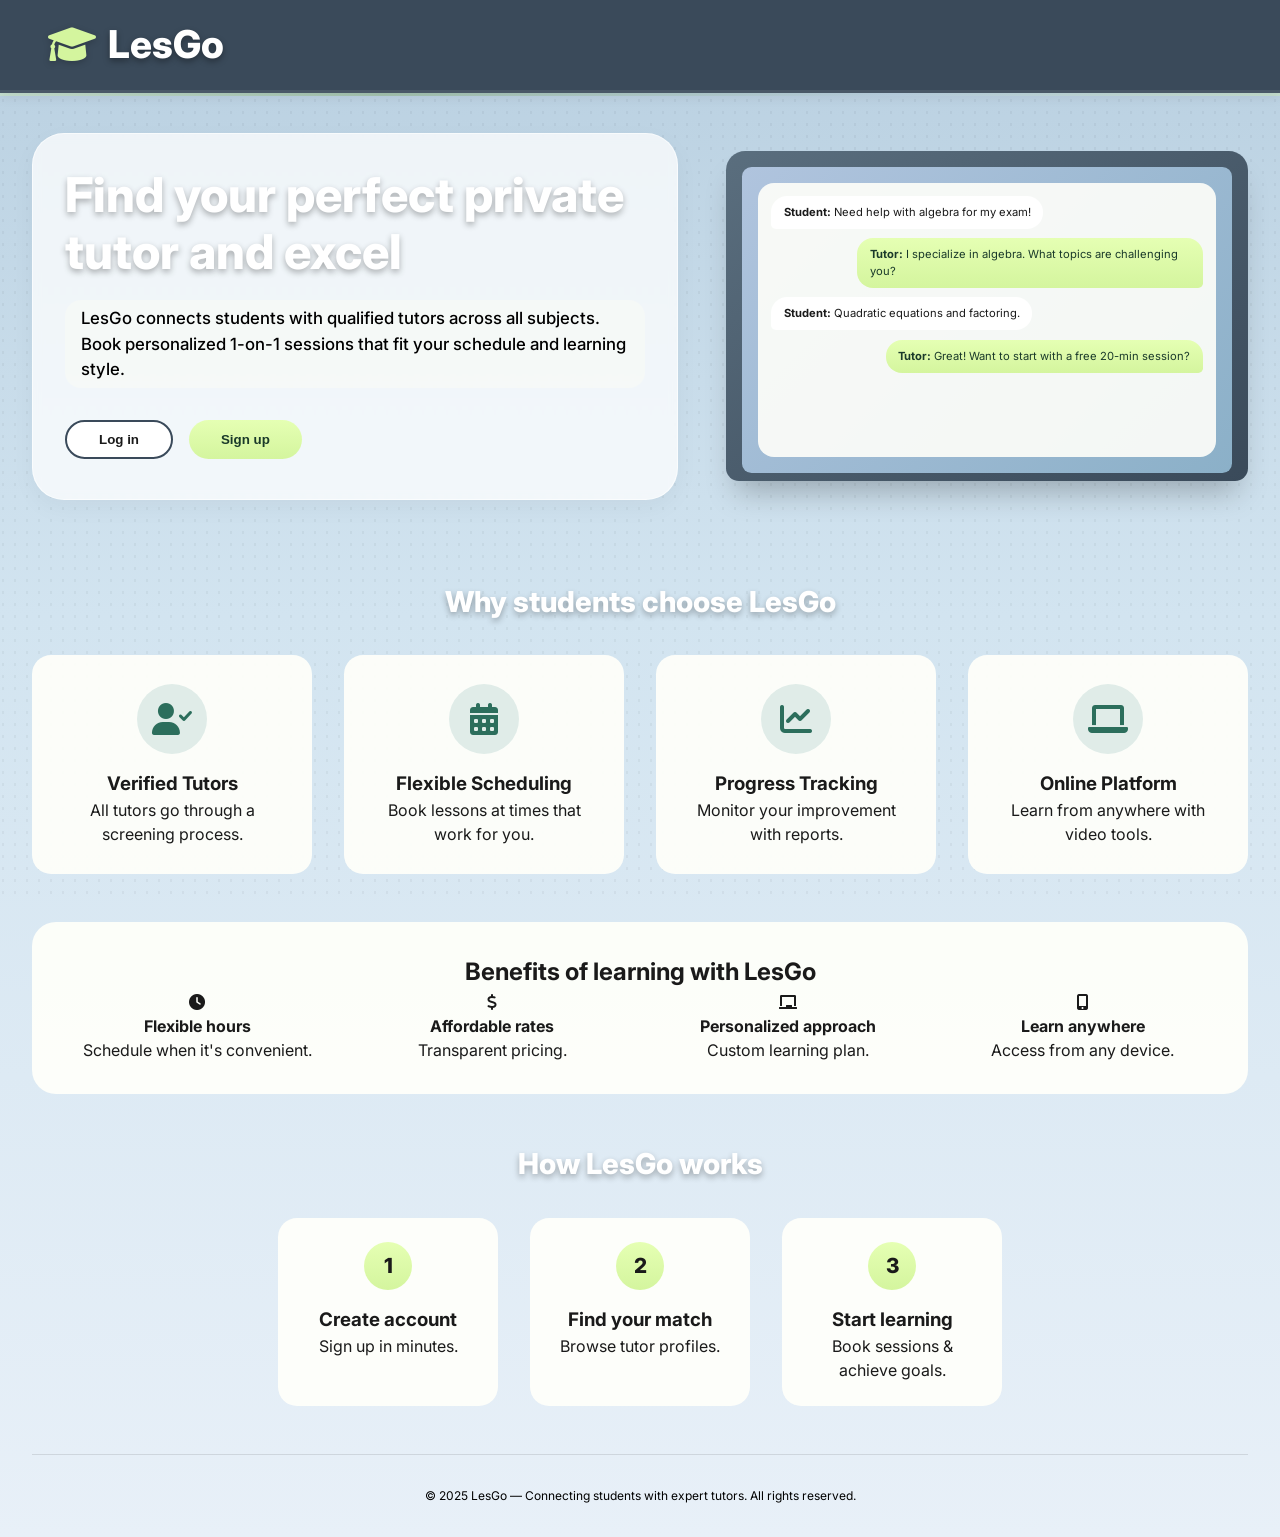
<file: main/index.html>
<!DOCTYPE html>
<html lang="en">
<head>
  <meta charset="UTF-8">
  <meta name="viewport" content="width=device-width, initial-scale=1.0, viewport-fit=cover">
  <title>LesGo · Dashboard</title>
  <link href="https://fonts.googleapis.com/css2?family=Inter:opsz,wght@14..32,300;14..32,400;14..32,500;14..32,600;14..32,700;14..32,800&display=swap" rel="stylesheet">
  <link rel="stylesheet" href="https://cdnjs.cloudflare.com/ajax/libs/font-awesome/6.0.0-beta3/css/all.min.css">
  <style>
    * {
      margin: 0;
      padding: 0;
      box-sizing: border-box;
    }

    body {
      background: #e8f0f8;
      font-family: 'Inter', sans-serif;
      color: #1a1a1a;
      line-height: 1.5;
      min-height: 100vh;
    }

    body::before {
      content: "";
      position: fixed;
      top: 0;
      left: 0;
      width: 100%;
      height: 100%;
      background-image: radial-gradient(circle at 25% 40%, rgba(0,0,0,0.03) 1.5px, transparent 1.5px);
      background-size: 12px 12px;
      pointer-events: none;
      z-index: 0;
    }

    /* Header banner */
    .header-banner {
      background: linear-gradient(135deg, #2c3e50, #34495e, #2c3e50);
      padding: 1rem 0;
      position: relative;
      z-index: 2;
      box-shadow: 0 4px 20px rgba(0,0,0,0.15);
      border-bottom: 2px solid rgba(255,255,255,0.1);
    }

    .header-banner::after {
      content: "";
      position: absolute;
      bottom: 0;
      left: 0;
      width: 100%;
      height: 3px;
      background: linear-gradient(90deg, #d4f59e, #a8d85c, #d4f59e);
    }

    .header-content {
      max-width: 1280px;
      margin: 0 auto;
      padding: 0 2rem;
      display: flex;
      justify-content: space-between;
      align-items: center;
      flex-wrap: wrap;
      gap: 1rem;
    }

    .logo-section {
      display: flex;
      align-items: center;
      gap: 0.8rem;
    }

    .logo-icon {
      background: #d4f59e;
      width: 44px;
      height: 44px;
      border-radius: 12px;
      display: flex;
      align-items: center;
      justify-content: center;
      font-size: 1.4rem;
      color: #1a3a2a;
      transform: rotate(-5deg);
      box-shadow: 0 4px 8px rgba(0,0,0,0.2);
    }

    .logo h1 {
      font-size: 2rem;
      font-weight: 800;
      color: #ffffff;
      letter-spacing: -0.5px;
      text-shadow: 0 2px 4px rgba(0,0,0,0.3);
    }

    .nav-actions {
      display: flex;
      align-items: center;
      gap: 1.2rem;
      flex-wrap: wrap;
    }

    .btn-icon {
      background: rgba(255,255,255,0.15);
      border: 1px solid rgba(255,255,255,0.2);
      width: 42px;
      height: 42px;
      border-radius: 12px;
      display: flex;
      align-items: center;
      justify-content: center;
      cursor: pointer;
      transition: all 0.2s;
      font-size: 1.1rem;
      color: #ffffff;
      backdrop-filter: blur(10px);
    }

    .btn-icon:hover {
      background: rgba(255,255,255,0.25);
      transform: translateY(-2px);
      box-shadow: 0 4px 12px rgba(0,0,0,0.2);
    }

    .notification-badge {
      position: relative;
    }

    .notification-badge::after {
      content: "2";
      position: absolute;
      top: -4px;
      right: -4px;
      background: #ff6b6b;
      color: white;
      width: 18px;
      height: 18px;
      border-radius: 9px;
      font-size: 0.65rem;
      display: flex;
      align-items: center;
      justify-content: center;
      font-weight: 700;
      border: 2px solid #2c3e50;
    }

    .user-avatar {
      background: linear-gradient(135deg, #d4f59e, #a8d85c);
      width: 44px;
      height: 44px;
      border-radius: 12px;
      display: flex;
      align-items: center;
      justify-content: center;
      font-weight: 700;
      font-size: 1.1rem;
      color: #1a3a2a;
      cursor: pointer;
      border: 2px solid rgba(255,255,255,0.3);
      transition: all 0.2s;
    }

    .user-avatar:hover {
      transform: scale(1.05);
    }

    .container {
      max-width: 1280px;
      margin: 0 auto;
      padding: 0 2rem;
      position: relative;
      z-index: 1;
    }

    .main-grid {
      display: grid;
      grid-template-columns: 1fr 320px;
      gap: 2rem;
      margin: 2rem 0;
    }

    @media (max-width: 900px) {
      .main-grid {
        grid-template-columns: 1fr;
      }
    }

    /* welcome & quick actions */
    .welcome-section {
      background: rgba(255,255,255,0.95);
      border-radius: 1.5rem;
      padding: 2rem;
      border: 1px solid rgba(0,0,0,0.08);
      margin-bottom: 2rem;
      box-shadow: 0 8px 32px rgba(0,0,0,0.05);
      position: relative;
      overflow: hidden;
    }

    .welcome-section::before {
      content: "";
      position: absolute;
      top: 0;
      right: 0;
      width: 200px;
      height: 200px;
      background: radial-gradient(circle, rgba(212,245,158,0.2), transparent 70%);
      border-radius: 50%;
    }

    .welcome-text h2 {
      font-size: 2rem;
      font-weight: 800;
      color: #1a1a1a;
      margin-bottom: 0.3rem;
    }

    .welcome-text .subtitle {
      color: #666;
      font-size: 0.95rem;
      font-weight: 500;
    }

    .stats-row {
      display: flex;
      gap: 1.5rem;
      margin: 1.5rem 0;
      flex-wrap: wrap;
    }

    .stat-item {
      background: #f8faf8;
      padding: 0.8rem 1.2rem;
      border-radius: 1rem;
      border: 1px solid rgba(0,0,0,0.06);
    }

    .stat-value {
      font-size: 1.4rem;
      font-weight: 800;
      color: #2c3e50;
    }

    .stat-label {
      font-size: 0.75rem;
      color: #666;
      text-transform: uppercase;
      letter-spacing: 0.5px;
    }

    .balance-display {
      background: linear-gradient(135deg, #f0f7e6, #e8f5e0);
      padding: 1rem 1.8rem;
      border-radius: 1rem;
      display: inline-flex;
      align-items: center;
      gap: 0.8rem;
      margin: 0.5rem 0 1rem;
      font-weight: 700;
      border: 2px solid #d4f59e;
      font-size: 1.1rem;
    }

    .balance-display i {
      font-size: 1.3rem;
      color: #4f772d;
    }

    .action-buttons {
      display: flex;
      flex-wrap: wrap;
      gap: 1rem;
      margin-top: 1.5rem;
    }

    .btn-primary {
      background: linear-gradient(to bottom, #e5ffb3, #d4f59e);
      border: none;
      padding: 0.8rem 2rem;
      border-radius: 2rem;
      font-weight: 700;
      color: #1a3a2a;
      cursor: pointer;
      transition: all 0.2s ease;
      font-family: 'Inter', sans-serif;
      box-shadow: 0 4px 12px rgba(100, 150, 50, 0.2);
      display: flex;
      align-items: center;
      gap: 0.5rem;
      font-size: 0.95rem;
    }

    .btn-primary:hover {
      background: linear-gradient(to bottom, #f0ffc0, #e0ffaa);
      transform: translateY(-2px);
      box-shadow: 0 6px 16px rgba(100, 150, 50, 0.3);
    }

    .btn-outline {
      background: white;
      border: 2px solid rgba(0,0,0,0.15);
      padding: 0.8rem 2rem;
      border-radius: 2rem;
      font-weight: 600;
      color: #2c3e50;
      cursor: pointer;
      transition: all 0.2s ease;
      font-family: 'Inter', sans-serif;
      display: flex;
      align-items: center;
      gap: 0.5rem;
      font-size: 0.95rem;
    }

    .btn-outline:hover {
      background: #f8faf8;
      border-color: #a8d85c;
      transform: translateY(-2px);
      box-shadow: 0 4px 12px rgba(0,0,0,0.08);
    }

    /* Section titles */
    .section-title {
      font-size: 1.5rem;
      font-weight: 800;
      color: #1a1a1a;
      margin-bottom: 1.5rem;
      display: flex;
      align-items: center;
      gap: 0.5rem;
    }

    .section-title i {
      color: #4f772d;
    }

    /* classroom style tutors list */
    .tutors-grid {
      display: grid;
      grid-template-columns: repeat(auto-fill, minmax(300px, 1fr));
      gap: 1.2rem;
      margin-top: 0.5rem;
    }

    .tutor-class-card {
      background: white;
      border-radius: 1.2rem;
      padding: 1.5rem;
      border: 1px solid rgba(0,0,0,0.08);
      transition: all 0.3s;
      box-shadow: 0 2px 8px rgba(0,0,0,0.04);
      position: relative;
      overflow: hidden;
    }

    .tutor-class-card::before {
      content: "";
      position: absolute;
      top: 0;
      left: 0;
      width: 4px;
      height: 100%;
      background: linear-gradient(to bottom, #d4f59e, #a8d85c);
      border-radius: 4px 0 0 4px;
    }

    .tutor-class-card:hover {
      transform: translateY(-3px);
      box-shadow: 0 12px 24px rgba(0,0,0,0.08);
    }

    .tutor-header {
      display: flex;
      align-items: center;
      gap: 1rem;
      margin-bottom: 1rem;
    }

    .tutor-avatar {
      background: linear-gradient(135deg, #c8d8e8, #a0b8d0);
      width: 52px;
      height: 52px;
      border-radius: 16px;
      display: flex;
      align-items: center;
      justify-content: center;
      font-weight: 700;
      font-size: 1.1rem;
      color: #1a3a2a;
      box-shadow: 0 4px 8px rgba(0,0,0,0.1);
    }

    .subject-badge {
      background: #f0f4f8;
      padding: 0.3rem 0.9rem;
      border-radius: 1rem;
      font-size: 0.78rem;
      font-weight: 600;
      display: inline-block;
      margin: 0.3rem 0.2rem;
      color: #2c3e50;
      border: 1px solid rgba(0,0,0,0.08);
    }

    .next-session {
      font-size: 0.85rem;
      color: #4a6a5a;
      margin-top: 0.8rem;
      font-weight: 500;
      display: flex;
      align-items: center;
      gap: 0.5rem;
      background: #f8faf8;
      padding: 0.5rem 0.8rem;
      border-radius: 0.8rem;
    }

    /* right sidebar */
    .sidebar {
      display: flex;
      flex-direction: column;
      gap: 1.5rem;
    }

    .chat-card, .transactions-card {
      background: rgba(255,255,255,0.95);
      border-radius: 1.5rem;
      padding: 1.5rem;
      border: 1px solid rgba(0,0,0,0.08);
      box-shadow: 0 4px 16px rgba(0,0,0,0.04);
    }

    .card-header {
      display: flex;
      justify-content: space-between;
      align-items: center;
      margin-bottom: 1rem;
    }

    .card-header h3 {
      font-weight: 700;
      font-size: 1.1rem;
      color: #1a1a1a;
      display: flex;
      align-items: center;
      gap: 0.5rem;
    }

    .online-indicator {
      width: 8px;
      height: 8px;
      background: #4f772d;
      border-radius: 4px;
      display: inline-block;
    }

    .tx-row {
      display: flex;
      justify-content: space-between;
      padding: 0.8rem 0;
      border-bottom: 1px solid rgba(0,0,0,0.05);
      font-size: 0.85rem;
      transition: background 0.2s;
    }

    .tx-row:hover {
      background: #f8faf8;
      margin: 0 -0.5rem;
      padding: 0.8rem 0.5rem;
      border-radius: 0.5rem;
    }

    .footer-note {
      text-align: center;
      padding: 2rem 0 1rem;
      color: #888;
      font-size: 0.8rem;
      font-weight: 500;
    }

    button {
      cursor: pointer;
      font-family: 'Inter', sans-serif;
    }

    .empty-state {
      text-align: center;
      color: #999;
      padding: 2rem;
      font-size: 0.9rem;
      background: #f8faf8;
      border-radius: 1rem;
    }

    .empty-state i {
      font-size: 2rem;
      margin-bottom: 0.5rem;
      opacity: 0.4;
    }

    /* Quick tip banner */
    .quick-tip {
      background: linear-gradient(135deg, #fff9e6, #fff3cc);
      border: 1px solid #ffe082;
      border-radius: 1rem;
      padding: 0.8rem 1.2rem;
      margin-top: 1rem;
      font-size: 0.85rem;
      display: flex;
      align-items: center;
      gap: 0.5rem;
    }

    .quick-tip i {
      color: #f39c12;
    }
    
    .logout-btn {
      background: #c0392b !important;
    }
    .logout-btn:hover {
      background: #a93226 !important;
    }
  </style>
</head>
<body>
  <div class="header-banner">
    <div class="header-content">
      <div class="logo-section">
        <div class="logo-icon">
          <i class="fas fa-graduation-cap"></i>
        </div>
        <div class="logo">
          <h1>LesGo</h1>
        </div>
      </div>
      <div class="nav-actions">
        <button class="btn-icon" id="transactionBtn" title="Transactions">
          <i class="fas fa-receipt"></i>
        </button>
        <button class="btn-icon notification-badge" id="chatPageBtn" title="Messages">
          <i class="fas fa-comment-dots"></i>
        </button>
        <button class="btn-icon logout-btn" id="logoutBtn" title="Logout">
          <i class="fas fa-sign-out-alt"></i>
        </button>
        <div class="user-avatar" id="userAvatarBtn">JD</div>
      </div>
    </div>
  </div>

<div class="container" style="margin-top: 2rem;">
  <div class="main-grid">
    <div>
      <div class="welcome-section">
        <div class="welcome-text">
          <h2 id="welcomeUserName">Welcome back 👋</h2>
          <p class="subtitle">Your learning journey continues</p>
        </div>
        
        <div class="stats-row">
          <div class="stat-item">
            <div class="stat-value" id="totalSessions">0</div>
            <div class="stat-label">Total Sessions</div>
          </div>
          <div class="stat-item">
            <div class="stat-value" id="activeTutors">0</div>
            <div class="stat-label">Active Tutors</div>
          </div>
          <div class="stat-item">
            <div class="stat-value" id="hoursLearned">0</div>
            <div class="stat-label">Hours Learned</div>
          </div>
        </div>

        <div class="balance-display" id="balanceDisplay">
          <i class="fas fa-coins"></i> 
          <span>Balance: </span>
          <span id="balanceAmount" style="font-size: 1.2rem;">$0.00</span>
        </div>

        <div class="action-buttons">
          <button class="btn-primary" id="findTutorBtn"><i class="fas fa-search"></i> Find a tutor</button>
          <button class="btn-outline" id="topUpBtn"><i class="fas fa-wallet"></i> Top up balance</button>
        </div>

        <div class="quick-tip">
          <i class="fas fa-lightbulb"></i>
          <span><strong>Tip:</strong> Complete your profile to get matched with the best tutors for your learning style.</span>
        </div>
      </div>

      <div>
        <h3 class="section-title">
          <i class="fas fa-book-open"></i> Your classes
        </h3>
        <div class="tutors-grid" id="tutorsClassesGrid">
          <div class="empty-state" id="emptyClassesState">
            <i class="fas fa-book-open"></i>
            <p>No classes yet</p>
            <p style="font-size: 0.8rem; margin-top: 0.3rem;">Find a tutor to start learning!</p>
          </div>
        </div>
      </div>
    </div>

    <div class="sidebar">
      <div class="chat-card">
        <div class="card-header">
          <h3><span class="online-indicator"></span> Messages</h3>
        </div>
        <div id="chatPreviewArea">
          <div class="empty-state" style="padding: 1.5rem;">
            <i class="fas fa-comments"></i>
            <p style="font-size: 0.85rem;">No messages yet</p>
          </div>
        </div>
        <button class="btn-outline" style="width:100%; margin-top:1rem; justify-content:center;" id="viewAllChatsBtn">
          <i class="fas fa-comment-dots"></i> Open all chats
        </button>
      </div>

      <div class="transactions-card">
        <div class="card-header">
          <h3><i class="fas fa-exchange-alt"></i> Recent activity</h3>
        </div>
        <div id="transactionsList">
          <div class="empty-state" style="padding: 1rem;">
            <p style="font-size: 0.85rem;">No transactions yet</p>
          </div>
        </div>
        <button class="btn-outline" style="width:100%; margin-top:1rem; justify-content:center;" id="fullTransactionBtn">
          View all transactions
        </button>
      </div>
    </div>
  </div>
  <div class="footer-note">
    © 2025 LesGo · Your personal tutoring platform
  </div>
</div>

<script>
  // Check if user is logged in
  const storedUser = localStorage.getItem('lesgo_user');
  if (!storedUser) {
    window.location.href = '../login/index.html';
  }
  
  const currentUser = JSON.parse(storedUser);
  
  // Display user name
  document.getElementById('welcomeUserName').innerHTML = `Welcome back ${currentUser.username} 👋`;
  document.getElementById('userAvatarBtn').innerText = currentUser.username.slice(0,2).toUpperCase();
  
  let currentBalance = 128.50;
  let totalSessions = 4;
  let activeTutors = 2;
  let hoursLearned = 12.5;
  
  const balanceSpan = document.getElementById('balanceAmount');
  const totalSessionsEl = document.getElementById('totalSessions');
  const activeTutorsEl = document.getElementById('activeTutors');
  const hoursLearnedEl = document.getElementById('hoursLearned');
  
  function updateBalanceDisplay() {
    if (balanceSpan) {
      balanceSpan.textContent = `$${currentBalance.toFixed(2)}`;
    }
  }

  function updateStats() {
    if (totalSessionsEl) totalSessionsEl.textContent = totalSessions;
    if (activeTutorsEl) activeTutorsEl.textContent = activeTutors;
    if (hoursLearnedEl) hoursLearnedEl.textContent = hoursLearned;
  }

  function addTransaction(description, amount) {
    const transactionsList = document.getElementById('transactionsList');
    if (!transactionsList) return;
    
    const emptyState = transactionsList.querySelector('.empty-state');
    if (emptyState) {
      emptyState.remove();
    }
    
    const txRow = document.createElement('div');
    txRow.className = 'tx-row';
    const date = new Date().toLocaleDateString('en-US', { month: 'short', day: 'numeric' });
    txRow.innerHTML = `
      <span>${description} · ${date}</span> 
      <span style="color:${amount.startsWith('+') ? '#2c6e5c' : '#1a1a1a'}; font-weight:600;">${amount}</span>
    `;
    transactionsList.prepend(txRow);
  }

  function addTutorClass(tutorName, subject, nextSession, avatarInitials) {
    const grid = document.getElementById('tutorsClassesGrid');
    const emptyState = document.getElementById('emptyClassesState');
    if (emptyState) {
      emptyState.style.display = 'none';
    }
    
    const card = document.createElement('div');
    card.className = 'tutor-class-card';
    card.innerHTML = `
      <div class="tutor-header">
        <div class="tutor-avatar">${avatarInitials || tutorName.split(' ').map(n => n[0]).join('')}</div>
        <div>
          <strong style="font-size: 1.05rem;">${tutorName}</strong>
          <div style="margin-top: 0.3rem;">
            <span class="subject-badge">${subject}</span>
          </div>
        </div>
      </div>
      <div class="next-session">
        <i class="far fa-calendar-alt"></i> ${nextSession || 'No upcoming session'}
      </div>
    `;
    grid.appendChild(card);
    
    activeTutors = grid.querySelectorAll('.tutor-class-card').length;
    updateStats();
  }

  // Demo classes
  addTutorClass('Emma Rodriguez', 'Mathematics (Calculus)', 'Next: Tomorrow, 4:00 PM', 'ER');
  addTutorClass('Dr. James Chen', 'Physics: Mechanics', 'Next: Wed, 6:30 PM', 'JC');
  
  updateBalanceDisplay();
  updateStats();
  addTransaction('Session with Emma Rodriguez', '-$35.00');
  addTransaction('Balance top-up', '+$50.00');
  addTransaction('Physics group session', '-$28.50');

  // Event Listeners
  document.getElementById('transactionBtn')?.addEventListener('click', () => {
    alert('📊 Transaction history\n\nView all your payments, top-ups, and session charges.');
  });

  document.getElementById('chatPageBtn')?.addEventListener('click', () => {
    window.location.href = '../chat/index.html';
  });

  document.getElementById('viewAllChatsBtn')?.addEventListener('click', () => {
    window.location.href = '../chat/index.html';
  });

  document.getElementById('userAvatarBtn')?.addEventListener('click', () => {
    alert(`👤 Profile & Settings\n\nUsername: ${currentUser.username}\nEmail: ${currentUser.email || 'student@lesgo.com'}\nRole: Student`);
  });

  document.getElementById('findTutorBtn')?.addEventListener('click', () => {
    window.location.href = '../search/index.html';
  });

  document.getElementById('topUpBtn')?.addEventListener('click', () => {
    let amount = prompt('Enter amount to add to your balance:', '50');
    if (amount && !isNaN(amount) && Number(amount) > 0) {
      currentBalance += Number(amount);
      updateBalanceDisplay();
      addTransaction('Balance top-up', `+$${Number(amount).toFixed(2)}`);
      alert(`✅ $${amount} added successfully!\n\nYour new balance is $${currentBalance.toFixed(2)}`);
    } else if (amount !== null) {
      alert('Please enter a valid amount greater than 0.');
    }
  });

  document.getElementById('fullTransactionBtn')?.addEventListener('click', () => {
    alert('💵 Complete Transaction History\n\n• +$50.00 Top-up\n• -$35.00 Session (Calculus)\n• -$28.50 Physics session');
  });
  
  document.getElementById('logoutBtn')?.addEventListener('click', () => {
    localStorage.removeItem('lesgo_user');
    window.location.href = '../login/index.html';
  });
</script>
</body>
</html>
</file>
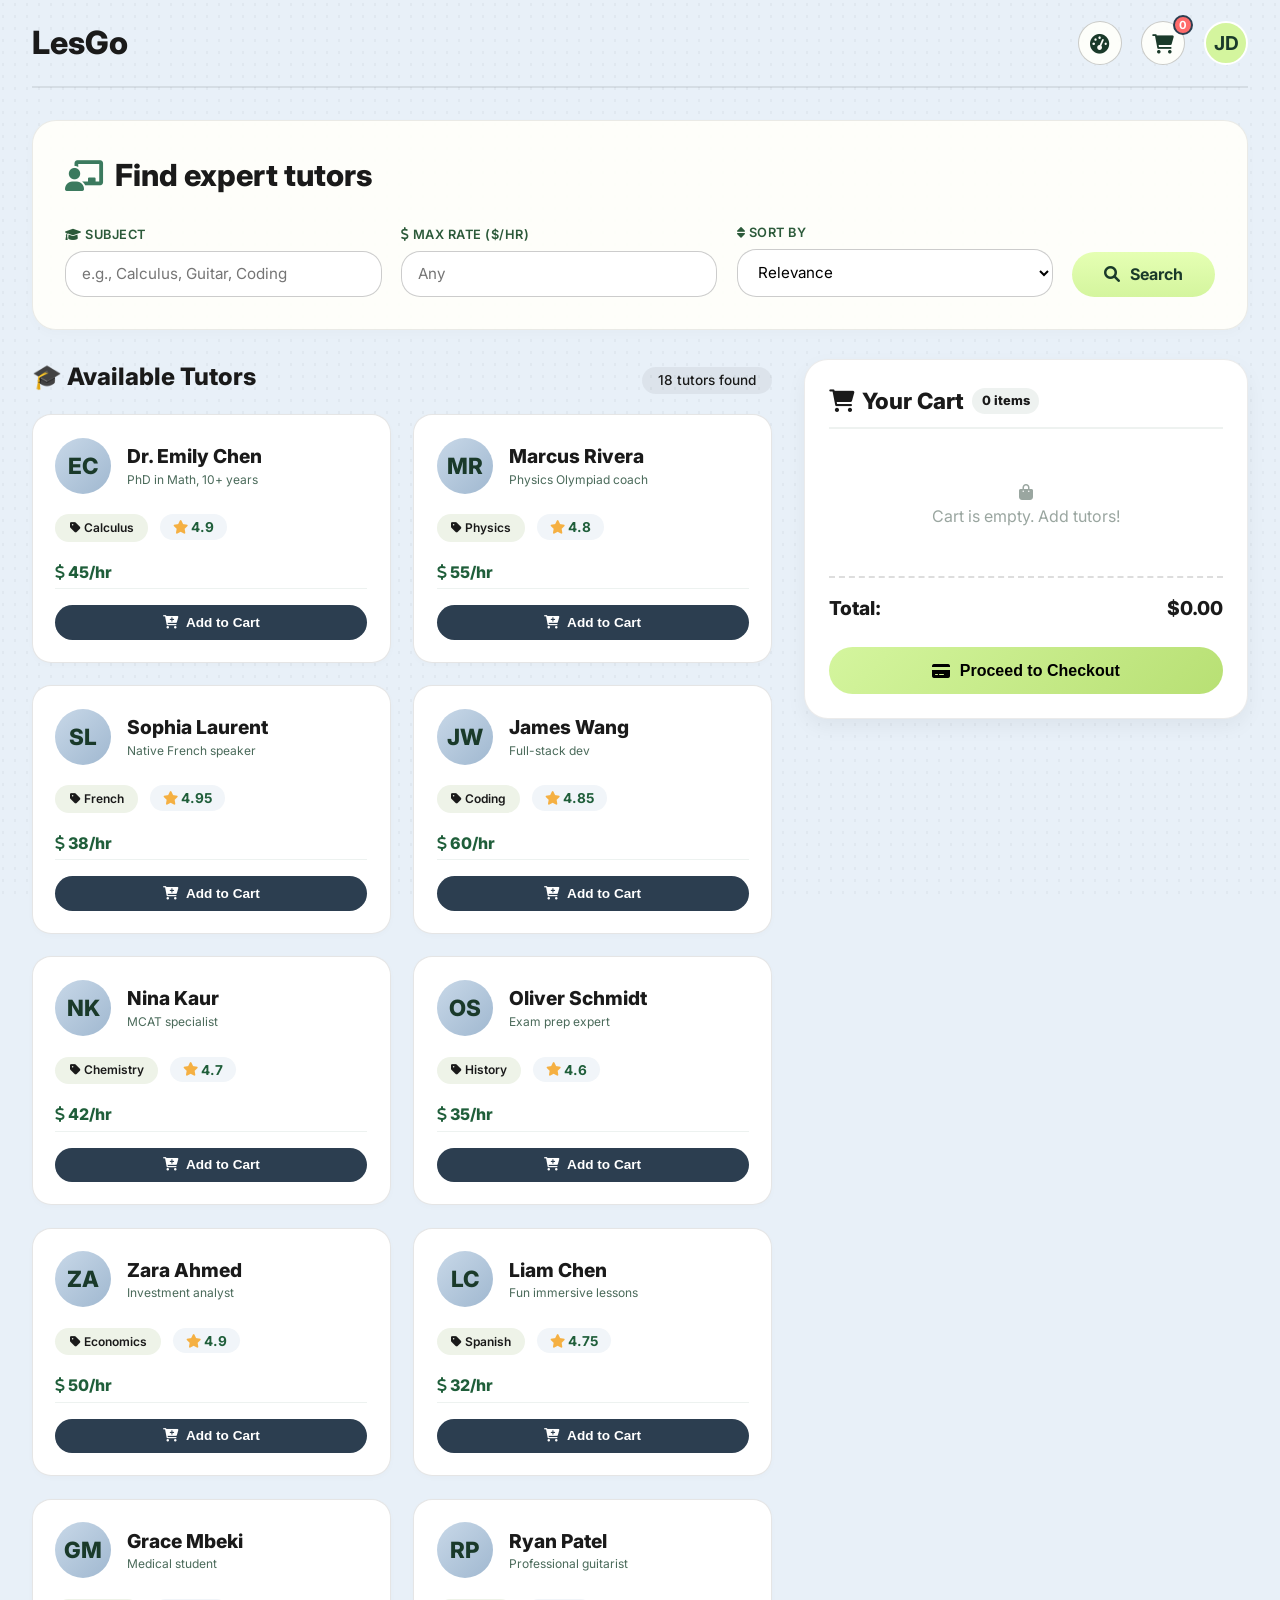
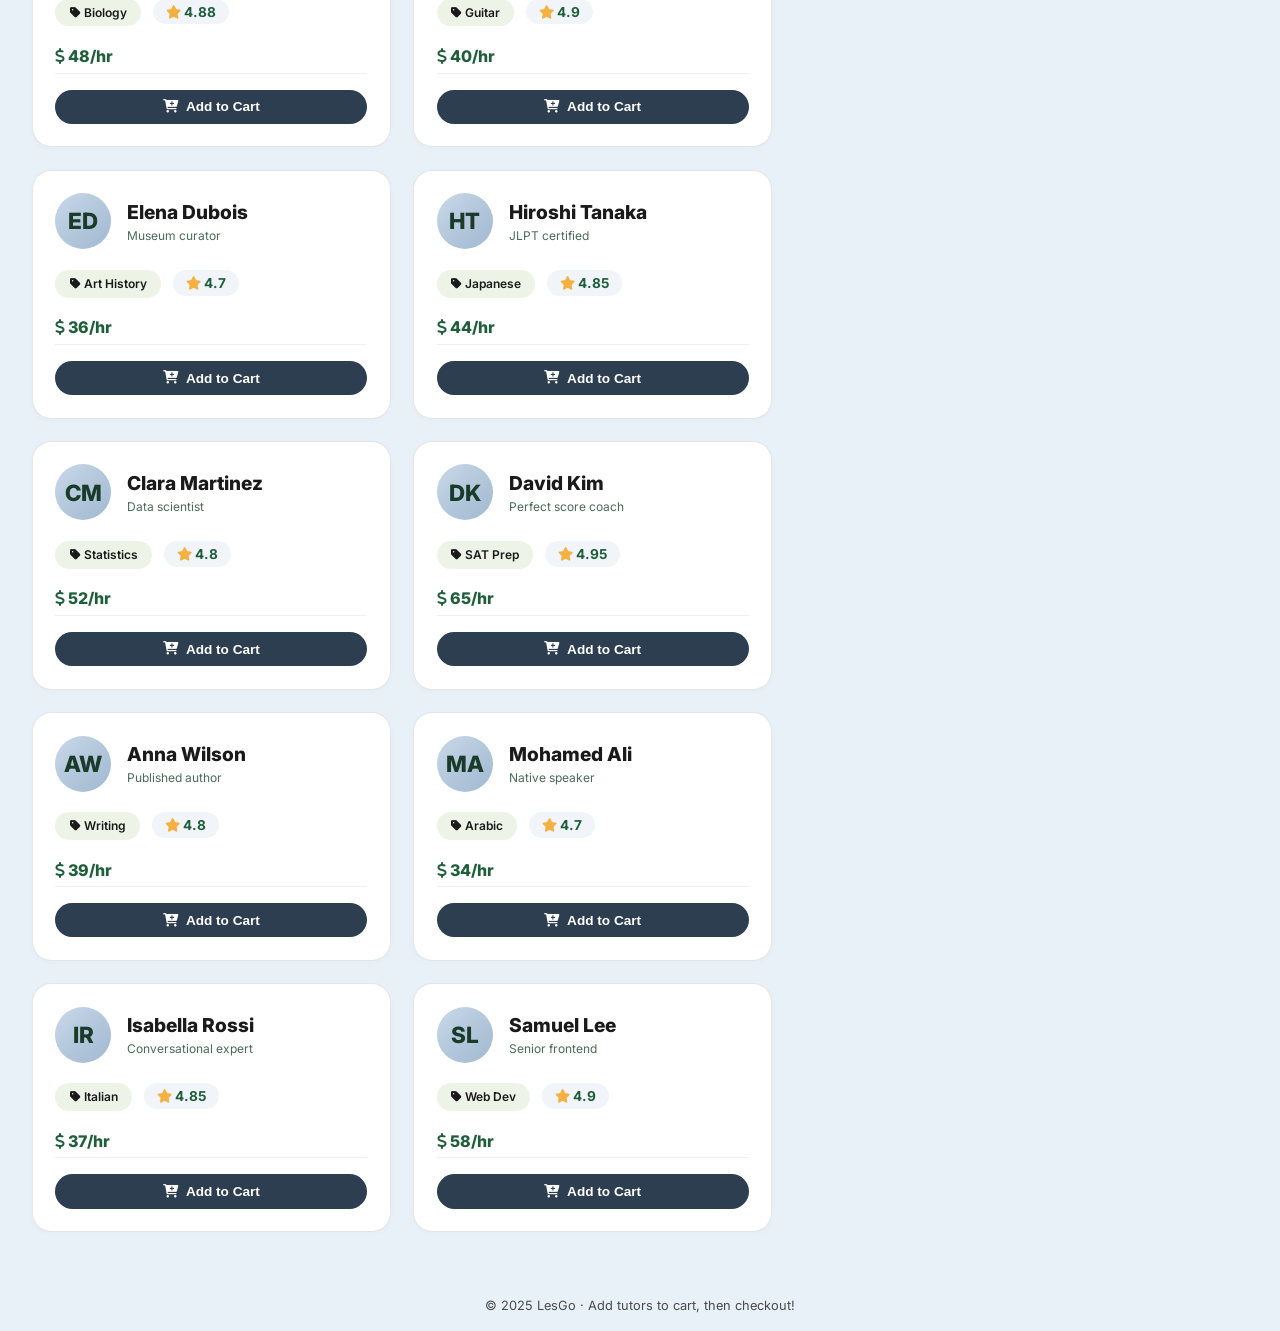
<file: search/index.html>
<!DOCTYPE html>
<html lang="en">
<head>
  <meta charset="UTF-8">
  <meta name="viewport" content="width=device-width, initial-scale=1.0, viewport-fit=cover">
  <title>LesGo · Find Tutors</title>
  <link href="https://fonts.googleapis.com/css2?family=Inter:opsz,wght@14..32,300;400;500;600;700;800&display=swap" rel="stylesheet">
  <link rel="stylesheet" href="https://cdnjs.cloudflare.com/ajax/libs/font-awesome/6.0.0-beta3/css/all.min.css">
  <style>
    * {
      margin: 0;
      padding: 0;
      box-sizing: border-box;
    }

    body {
      background: #e8f0f8;
      font-family: 'Inter', sans-serif;
      color: #1a1a1a;
      line-height: 1.5;
      min-height: 100vh;
    }

    body::before {
      content: "";
      position: fixed;
      top: 0;
      left: 0;
      width: 100%;
      height: 100%;
      background-image: radial-gradient(circle at 25% 40%, rgba(0,0,0,0.03) 1.5px, transparent 1.5px);
      background-size: 12px 12px;
      pointer-events: none;
      z-index: 0;
    }

    .container {
      max-width: 1400px;
      margin: 0 auto;
      padding: 0 2rem;
      position: relative;
      z-index: 1;
    }

    .navbar {
      display: flex;
      justify-content: space-between;
      align-items: center;
      padding: 1.2rem 0;
      flex-wrap: wrap;
      gap: 1rem;
      border-bottom: 2px solid rgba(0,0,0,0.08);
    }

    .logo h1 {
      font-size: 2rem;
      font-weight: 800;
      color: #1a1a1a;
      cursor: pointer;
      transition: opacity 0.2s;
    }
    .logo h1:hover { opacity: 0.8; }

    .nav-actions {
      display: flex;
      align-items: center;
      gap: 1.2rem;
      flex-wrap: wrap;
    }

    .cart-icon-wrapper {
      position: relative;
      cursor: pointer;
    }
    .cart-count-badge {
      position: absolute;
      top: -6px;
      right: -8px;
      background: #ff6b6b;
      color: white;
      width: 20px;
      height: 20px;
      border-radius: 20px;
      font-size: 0.7rem;
      font-weight: 700;
      display: flex;
      align-items: center;
      justify-content: center;
      border: 2px solid #2c3e50;
    }
    .btn-icon {
      background: white;
      border: 1px solid rgba(0,0,0,0.2);
      width: 44px;
      height: 44px;
      border-radius: 44px;
      display: flex;
      align-items: center;
      justify-content: center;
      cursor: pointer;
      transition: all 0.2s;
      font-size: 1.2rem;
      color: #1a3a2a;
      background: rgba(255,255,250,0.9);
    }
    .btn-icon:hover {
      background: white;
      transform: translateY(-2px);
      box-shadow: 0 4px 12px rgba(0,0,0,0.1);
    }
    .user-avatar {
      background: #d4f59e;
      width: 44px;
      height: 44px;
      border-radius: 44px;
      display: flex;
      align-items: center;
      justify-content: center;
      font-weight: 700;
      font-size: 1.2rem;
      color: #1a3a2a;
      cursor: pointer;
      border: 2px solid white;
    }

    .search-hero {
      background: rgba(255,255,250,0.92);
      border-radius: 1.5rem;
      padding: 2rem;
      margin: 2rem 0 1.8rem;
      border: 1px solid rgba(0,0,0,0.08);
      box-shadow: 0 4px 12px rgba(0,0,0,0.02);
    }
    .search-title {
      font-size: 1.9rem;
      font-weight: 800;
      margin-bottom: 1.5rem;
      display: flex;
      align-items: center;
      gap: 0.75rem;
    }
    .search-fields {
      display: flex;
      flex-wrap: wrap;
      gap: 1.2rem;
      align-items: flex-end;
    }
    .input-group {
      flex: 1;
      min-width: 180px;
    }
    .input-group label {
      font-weight: 600;
      font-size: 0.8rem;
      text-transform: uppercase;
      letter-spacing: 0.5px;
      color: #2c5a3a;
      display: block;
      margin-bottom: 0.4rem;
    }
    .input-group input, .input-group select {
      width: 100%;
      padding: 0.8rem 1rem;
      border-radius: 1.2rem;
      border: 1px solid rgba(0,0,0,0.2);
      background: white;
      font-family: 'Inter', sans-serif;
      font-size: 0.95rem;
      outline: none;
      transition: 0.2s;
    }
    .input-group input:focus, .input-group select:focus {
      border-color: #8fc93a;
      box-shadow: 0 0 0 3px rgba(143, 201, 58, 0.2);
    }
    .search-btn {
      background: linear-gradient(to bottom, #e5ffb3, #d4f59e);
      border: none;
      padding: 0.8rem 2rem;
      border-radius: 2rem;
      font-weight: 700;
      color: #1a3a2a;
      cursor: pointer;
      font-family: 'Inter', sans-serif;
      display: flex;
      align-items: center;
      gap: 0.6rem;
      font-size: 1rem;
      transition: all 0.2s;
    }
    .search-btn:hover {
      transform: translateY(-2px);
      background: linear-gradient(to bottom, #f0ffc0, #e0ffaa);
    }

    .main-two-columns {
      display: flex;
      gap: 2rem;
      margin: 1.5rem 0 2rem;
      flex-wrap: wrap;
    }
    .tutors-section {
      flex: 2;
      min-width: 260px;
    }
    .cart-section {
      flex: 1.2;
      min-width: 300px;
    }
    .results-header {
      display: flex;
      justify-content: space-between;
      align-items: baseline;
      flex-wrap: wrap;
      margin-bottom: 1.2rem;
    }
    .results-count {
      background: rgba(0,0,0,0.05);
      padding: 0.2rem 1rem;
      border-radius: 2rem;
      font-size: 0.85rem;
      font-weight: 500;
    }
    .tutors-results-grid {
      display: grid;
      grid-template-columns: repeat(auto-fill, minmax(280px, 1fr));
      gap: 1.4rem;
    }
    .tutor-card {
      background: white;
      border-radius: 1.2rem;
      padding: 1.4rem;
      border: 1px solid rgba(0,0,0,0.1);
      transition: all 0.2s;
      box-shadow: 0 2px 6px rgba(0,0,0,0.02);
      display: flex;
      flex-direction: column;
    }
    .tutor-card:hover {
      transform: translateY(-3px);
      box-shadow: 0 12px 20px rgba(0,0,0,0.08);
    }
    .tutor-avatar-lg {
      background: linear-gradient(135deg, #c8d8e8, #a0b8d0);
      width: 56px;
      height: 56px;
      border-radius: 28px;
      display: flex;
      align-items: center;
      justify-content: center;
      font-weight: 800;
      font-size: 1.4rem;
      color: #1a3a2a;
      margin-right: 1rem;
    }
    .card-top {
      display: flex;
      align-items: center;
      margin-bottom: 0.8rem;
    }
    .tutor-info h3 {
      font-weight: 800;
      font-size: 1.2rem;
    }
    .tutor-info p {
      font-size: 0.75rem;
      color: #4a6a5a;
    }
    .subject-tag {
      background: #eef3e8;
      padding: 0.3rem 0.9rem;
      border-radius: 2rem;
      font-size: 0.75rem;
      font-weight: 600;
      display: inline-block;
      margin: 0.5rem 0;
    }
    .rate-badge {
      background: #f1f5f9;
      padding: 0.3rem 0.8rem;
      border-radius: 1rem;
      font-weight: 700;
      font-size: 0.85rem;
      color: #1f5e3a;
    }
    .card-actions {
      margin-top: auto;
      padding-top: 1rem;
      border-top: 1px solid #edf2f0;
    }
    .add-to-cart-btn {
      background: #2c3e50;
      color: white;
      border: none;
      border-radius: 2rem;
      padding: 0.6rem 1rem;
      font-weight: 600;
      font-size: 0.85rem;
      cursor: pointer;
      transition: 0.2s;
      display: flex;
      align-items: center;
      gap: 0.5rem;
      justify-content: center;
      width: 100%;
    }
    .add-to-cart-btn:hover {
      background: #1e2f3e;
      transform: scale(0.98);
    }
    .cart-card {
      background: white;
      border-radius: 1.5rem;
      padding: 1.5rem;
      border: 1px solid rgba(0,0,0,0.08);
      box-shadow: 0 8px 20px rgba(0,0,0,0.05);
      position: sticky;
      top: 1rem;
    }
    .cart-title {
      font-size: 1.4rem;
      font-weight: 800;
      margin-bottom: 1.2rem;
      display: flex;
      align-items: center;
      gap: 0.5rem;
      border-bottom: 2px solid #eef2f0;
      padding-bottom: 0.6rem;
    }
    .cart-items-list {
      max-height: 380px;
      overflow-y: auto;
      margin-bottom: 1rem;
    }
    .cart-item {
      display: flex;
      justify-content: space-between;
      align-items: center;
      padding: 0.8rem 0;
      border-bottom: 1px solid #f0f2f5;
    }
    .cart-item-info h4 {
      font-size: 0.95rem;
      font-weight: 700;
    }
    .cart-item-info p {
      font-size: 0.75rem;
      color: #5a6e5a;
    }
    .cart-item-price {
      font-weight: 700;
      color: #2c5a3a;
    }
    .remove-item-btn {
      background: none;
      border: none;
      color: #e07c7c;
      cursor: pointer;
      font-size: 1rem;
      padding: 0 0.3rem;
      transition: 0.2s;
    }
    .remove-item-btn:hover {
      color: #c0392b;
      transform: scale(1.1);
    }
    .cart-total {
      display: flex;
      justify-content: space-between;
      font-weight: 800;
      font-size: 1.2rem;
      padding: 1rem 0;
      border-top: 2px dashed #ddd;
      margin-top: 0.5rem;
    }
    .checkout-btn {
      background: linear-gradient(135deg, #d4f59e, #b8e074);
      width: 100%;
      border: none;
      padding: 0.9rem;
      border-radius: 2rem;
      font-weight: 800;
      font-size: 1rem;
      cursor: pointer;
      transition: 0.2s;
      margin-top: 0.5rem;
      display: flex;
      align-items: center;
      justify-content: center;
      gap: 0.6rem;
    }
    .checkout-btn:hover {
      background: linear-gradient(135deg, #e0ffaa, #c8ec84);
      transform: translateY(-1px);
    }
    .empty-cart {
      text-align: center;
      color: #9aa6a0;
      padding: 2rem 0;
    }
    .footer-note {
      text-align: center;
      padding: 2rem 0 1rem;
      color: #4a4a4a;
      font-size: 0.8rem;
    }
    .toast-msg {
      position: fixed;
      bottom: 24px;
      left: 50%;
      transform: translateX(-50%);
      background: #1a2e28;
      color: white;
      padding: 0.75rem 1.8rem;
      border-radius: 3rem;
      font-weight: 500;
      z-index: 1000;
      box-shadow: 0 4px 12px rgba(0,0,0,0.2);
      pointer-events: none;
    }
    @media (max-width: 900px) {
      .main-two-columns { flex-direction: column; }
      .cart-section { order: 2; }
      .tutors-section { order: 1; }
      .container { padding: 0 1rem; }
    }
  </style>
</head>
<body>
<div class="container">
  <div class="navbar">
    <div class="logo" id="logoHomeBtn"><h1>LesGo</h1></div>
    <div class="nav-actions">
      <button class="btn-icon" id="dashboardBackBtn" title="Dashboard"><i class="fas fa-tachometer-alt"></i></button>
      <div class="cart-icon-wrapper" id="cartIconBtn">
        <i class="fas fa-shopping-cart btn-icon" style="margin:0;"></i>
        <span class="cart-count-badge" id="cartCountBadge">0</span>
      </div>
      <div class="user-avatar" id="userAvatarBtn">JD</div>
    </div>
  </div>

  <div class="search-hero">
    <div class="search-title">
      <i class="fas fa-chalkboard-user" style="color:#3b7a5e;"></i> 
      <span>Find expert tutors</span>
    </div>
    <div class="search-fields">
      <div class="input-group">
        <label><i class="fas fa-graduation-cap"></i> Subject</label>
        <input type="text" id="subjectInput" placeholder="e.g., Calculus, Guitar, Coding" value="">
      </div>
      <div class="input-group">
        <label><i class="fas fa-dollar-sign"></i> Max rate ($/hr)</label>
        <input type="number" id="budgetInput" placeholder="Any" step="5" min="0" value="">
      </div>
      <div class="input-group">
        <label><i class="fas fa-sort"></i> Sort by</label>
        <select id="sortSelect">
          <option value="default">Relevance</option>
          <option value="price_asc">Price: Low to High</option>
          <option value="price_desc">Price: High to Low</option>
          <option value="rating">Rating (Highest)</option>
        </select>
      </div>
      <button class="search-btn" id="performSearchBtn"><i class="fas fa-magnifying-glass"></i> Search</button>
    </div>
  </div>

  <div class="main-two-columns">
    <div class="tutors-section">
      <div class="results-header">
        <h3 style="font-weight: 800; font-size: 1.5rem;">🎓 Available Tutors</h3>
        <div class="results-count" id="resultsCountSpan">0 tutors</div>
      </div>
      <div id="tutorsResultsContainer" class="tutors-results-grid"></div>
    </div>

    <div class="cart-section">
      <div class="cart-card">
        <div class="cart-title">
          <i class="fas fa-shopping-cart"></i> Your Cart
          <span style="font-size: 0.8rem; background:#eef2f0; padding:0.2rem 0.6rem; border-radius:2rem;" id="cartItemCountDisplay">0 items</span>
        </div>
        <div id="cartItemsContainer" class="cart-items-list">
          <div class="empty-cart">🛒 Cart is empty. Add tutors!</div>
        </div>
        <div class="cart-total">
          <span>Total:</span>
          <span id="cartTotalAmount">$0.00</span>
        </div>
        <button class="checkout-btn" id="checkoutBtn"><i class="fas fa-credit-card"></i> Proceed to Checkout</button>
      </div>
    </div>
  </div>
  <div class="footer-note">© 2025 LesGo · Add tutors to cart, then checkout!</div>
</div>

<script>
  // TUTOR DATABASE
  const TUTORS_DB = [
    { id: 1, name: "Dr. Emily Chen", subject: "Calculus", subcategories: ["Calculus", "Math", "AP Math"], hourlyRate: 45, rating: 4.9, avatarInitials: "EC", about: "PhD in Math, 10+ years" },
    { id: 2, name: "Marcus Rivera", subject: "Physics", subcategories: ["Physics", "Mechanics", "Astrophysics"], hourlyRate: 55, rating: 4.8, avatarInitials: "MR", about: "Physics Olympiad coach" },
    { id: 3, name: "Sophia Laurent", subject: "French", subcategories: ["French", "Languages", "DELF"], hourlyRate: 38, rating: 4.95, avatarInitials: "SL", about: "Native French speaker" },
    { id: 4, name: "James Wang", subject: "Coding", subcategories: ["Coding", "Python", "JavaScript"], hourlyRate: 60, rating: 4.85, avatarInitials: "JW", about: "Full-stack dev" },
    { id: 5, name: "Nina Kaur", subject: "Chemistry", subcategories: ["Chemistry", "Organic Chem"], hourlyRate: 42, rating: 4.7, avatarInitials: "NK", about: "MCAT specialist" },
    { id: 6, name: "Oliver Schmidt", subject: "History", subcategories: ["History", "World History"], hourlyRate: 35, rating: 4.6, avatarInitials: "OS", about: "Exam prep expert" },
    { id: 7, name: "Zara Ahmed", subject: "Economics", subcategories: ["Economics", "Microeconomics"], hourlyRate: 50, rating: 4.9, avatarInitials: "ZA", about: "Investment analyst" },
    { id: 8, name: "Liam Chen", subject: "Spanish", subcategories: ["Spanish", "Conversation"], hourlyRate: 32, rating: 4.75, avatarInitials: "LC", about: "Fun immersive lessons" },
    { id: 9, name: "Grace Mbeki", subject: "Biology", subcategories: ["Biology", "Genetics"], hourlyRate: 48, rating: 4.88, avatarInitials: "GM", about: "Medical student" },
    { id: 10, name: "Ryan Patel", subject: "Guitar", subcategories: ["Guitar", "Music"], hourlyRate: 40, rating: 4.9, avatarInitials: "RP", about: "Professional guitarist" },
    { id: 11, name: "Elena Dubois", subject: "Art History", subcategories: ["Art", "History"], hourlyRate: 36, rating: 4.7, avatarInitials: "ED", about: "Museum curator" },
    { id: 12, name: "Hiroshi Tanaka", subject: "Japanese", subcategories: ["Japanese", "Languages"], hourlyRate: 44, rating: 4.85, avatarInitials: "HT", about: "JLPT certified" },
    { id: 13, name: "Clara Martinez", subject: "Statistics", subcategories: ["Statistics", "Data Science"], hourlyRate: 52, rating: 4.8, avatarInitials: "CM", about: "Data scientist" },
    { id: 14, name: "David Kim", subject: "SAT Prep", subcategories: ["SAT", "Test Prep"], hourlyRate: 65, rating: 4.95, avatarInitials: "DK", about: "Perfect score coach" },
    { id: 15, name: "Anna Wilson", subject: "Writing", subcategories: ["Writing", "Essay"], hourlyRate: 39, rating: 4.8, avatarInitials: "AW", about: "Published author" },
    { id: 16, name: "Mohamed Ali", subject: "Arabic", subcategories: ["Arabic", "Languages"], hourlyRate: 34, rating: 4.7, avatarInitials: "MA", about: "Native speaker" },
    { id: 17, name: "Isabella Rossi", subject: "Italian", subcategories: ["Italian", "Languages"], hourlyRate: 37, rating: 4.85, avatarInitials: "IR", about: "Conversational expert" },
    { id: 18, name: "Samuel Lee", subject: "Web Dev", subcategories: ["Web Dev", "React"], hourlyRate: 58, rating: 4.9, avatarInitials: "SL", about: "Senior frontend" }
  ];

  // CART STATE
  let cart = [];

  function saveCartToLocal() {
    localStorage.setItem('lesgo_tutor_cart', JSON.stringify(cart));
    updateCartUI();
  }

  function loadCartFromLocal() {
    const stored = localStorage.getItem('lesgo_tutor_cart');
    cart = stored ? JSON.parse(stored) : [];
    updateCartUI();
  }

  function addToCart(tutor) {
    if (cart.some(item => item.id === tutor.id)) {
      showToast(`⚠️ ${tutor.name} already in cart!`);
      return false;
    }
    cart.push({
      id: tutor.id,
      name: tutor.name,
      hourlyRate: tutor.hourlyRate,
      subject: tutor.subject,
      avatarInitials: tutor.avatarInitials
    });
    saveCartToLocal();
    showToast(`➕ Added ${tutor.name} ($${tutor.hourlyRate}/hr) to cart`);
    return true;
  }

  function removeFromCart(tutorId) {
    const removed = cart.find(item => item.id === tutorId);
    cart = cart.filter(item => item.id !== tutorId);
    saveCartToLocal();
    if (removed) showToast(`🗑️ Removed ${removed.name} from cart`);
  }

  function updateCartUI() {
    const container = document.getElementById('cartItemsContainer');
    const cartTotalSpan = document.getElementById('cartTotalAmount');
    const cartCountBadge = document.getElementById('cartCountBadge');
    const cartItemCountDisplay = document.getElementById('cartItemCountDisplay');
    if (!container) return;
    if (cart.length === 0) {
      container.innerHTML = `<div class="empty-cart"><i class="fas fa-shopping-bag"></i><p>Cart is empty. Add tutors!</p></div>`;
      if (cartTotalSpan) cartTotalSpan.innerText = "$0.00";
      if (cartCountBadge) cartCountBadge.innerText = "0";
      if (cartItemCountDisplay) cartItemCountDisplay.innerText = "0 items";
      return;
    }
    let total = 0;
    let itemsHtml = '';
    cart.forEach(item => {
      total += item.hourlyRate;
      itemsHtml += `
        <div class="cart-item">
          <div class="cart-item-info">
            <h4>${escapeHtml(item.name)}</h4>
            <p>${escapeHtml(item.subject)} • $${item.hourlyRate}/hr</p>
          </div>
          <div style="display: flex; align-items: center; gap: 0.6rem;">
            <span class="cart-item-price">$${item.hourlyRate}</span>
            <button class="remove-item-btn" data-id="${item.id}"><i class="fas fa-trash-alt"></i></button>
          </div>
        </div>
      `;
    });
    container.innerHTML = itemsHtml;
    if (cartTotalSpan) cartTotalSpan.innerText = `$${total.toFixed(2)}`;
    if (cartCountBadge) cartCountBadge.innerText = cart.length;
    if (cartItemCountDisplay) cartItemCountDisplay.innerText = `${cart.length} item${cart.length !== 1 ? 's' : ''}`;
    document.querySelectorAll('.remove-item-btn').forEach(btn => {
      btn.addEventListener('click', (e) => {
        const id = parseInt(btn.getAttribute('data-id'));
        removeFromCart(id);
      });
    });
  }

  // CHECKOUT - Navigate to transaction page
  function checkout() {
    if (cart.length === 0) {
      showToast("🛒 Your cart is empty! Add tutors first.");
      return;
    }
    const total = cart.reduce((sum, i) => sum + i.hourlyRate, 0);
    const tutorNames = cart.map(t => t.name).join(', ');
    
    // Store cart data for transaction page
    localStorage.setItem('lesgo_checkout_cart', JSON.stringify(cart));
    
    // Build the correct path to transaction folder
    const currentPath = window.location.pathname;
    let transactionPath = '../transaction/index.html';
    
    // Try to navigate to transaction page
    window.location.href = transactionPath;
  }

  // Search and filter functions
  function matchesSearch(tutor, subjectQuery, budgetMax) {
    let subjectMatch = true;
    if (subjectQuery && subjectQuery.trim() !== "") {
      const lowerQuery = subjectQuery.toLowerCase();
      const tutorSubjects = [tutor.subject.toLowerCase(), ...tutor.subcategories.map(s => s.toLowerCase())];
      subjectMatch = tutorSubjects.some(sub => sub.includes(lowerQuery));
    }
    let budgetMatch = true;
    if (budgetMax && !isNaN(parseFloat(budgetMax)) && parseFloat(budgetMax) > 0) {
      budgetMatch = tutor.hourlyRate <= parseFloat(budgetMax);
    }
    return subjectMatch && budgetMatch;
  }

  function sortTutors(tutors, sortType) {
    const sorted = [...tutors];
    if (sortType === "price_asc") sorted.sort((a,b) => a.hourlyRate - b.hourlyRate);
    else if (sortType === "price_desc") sorted.sort((a,b) => b.hourlyRate - a.hourlyRate);
    else if (sortType === "rating") sorted.sort((a,b) => b.rating - a.rating);
    else sorted.sort((a,b) => a.id - b.id);
    return sorted;
  }

  function renderTutorCards(tutorsArray) {
    const container = document.getElementById("tutorsResultsContainer");
    const countSpan = document.getElementById("resultsCountSpan");
    if (!container) return;
    if (!tutorsArray || tutorsArray.length === 0) {
      container.innerHTML = `<div class="empty-results" style="text-align:center; padding:3rem; background:white; border-radius:2rem;"><i class="fas fa-user-graduate" style="font-size:3rem; opacity:0.4;"></i><p style="margin-top:1rem;">No tutors match. Try different subject.</p></div>`;
      if(countSpan) countSpan.innerText = "0 tutors found";
      return;
    }
    if(countSpan) countSpan.innerText = `${tutorsArray.length} tutor${tutorsArray.length !== 1 ? 's' : ''} found`;
    container.innerHTML = tutorsArray.map(tutor => `
      <div class="tutor-card" data-id="${tutor.id}">
        <div class="card-top">
          <div class="tutor-avatar-lg">${escapeHtml(tutor.avatarInitials)}</div>
          <div class="tutor-info">
            <h3>${escapeHtml(tutor.name)}</h3>
            <p>${escapeHtml(tutor.about.substring(0,50))}</p>
          </div>
        </div>
        <div>
          <span class="subject-tag"><i class="fas fa-tag"></i> ${escapeHtml(tutor.subject)}</span>
          <span class="rate-badge" style="margin-left:0.5rem;"><i class="fas fa-star" style="color:#f5b042;"></i> ${tutor.rating}</span>
          <div style="margin:0.6rem 0 0.3rem; font-weight:800; color:#1f5e3a;"><i class="fas fa-dollar-sign"></i> ${tutor.hourlyRate}/hr</div>
        </div>
        <div class="card-actions">
          <button class="add-to-cart-btn" data-tutor='${JSON.stringify({id:tutor.id, name:tutor.name, hourlyRate:tutor.hourlyRate, subject:tutor.subject, avatarInitials:tutor.avatarInitials})}'>
            <i class="fas fa-cart-plus"></i> Add to Cart
          </button>
        </div>
      </div>
    `).join("");
    
    // Add to cart events
    document.querySelectorAll('.add-to-cart-btn').forEach(btn => {
      btn.addEventListener('click', (e) => {
        e.stopPropagation();
        const tutorData = btn.getAttribute('data-tutor');
        if(tutorData) {
          try {
            const tutor = JSON.parse(tutorData);
            addToCart(tutor);
          } catch(e) {}
        }
      });
    });
  }

  function performSearch() {
    const subjectRaw = document.getElementById("subjectInput").value;
    const budgetRaw = document.getElementById("budgetInput").value;
    const sortType = document.getElementById("sortSelect").value;
    let filtered = TUTORS_DB.filter(t => matchesSearch(t, subjectRaw, budgetRaw));
    filtered = sortTutors(filtered, sortType);
    renderTutorCards(filtered);
  }

  function escapeHtml(str) { 
    if(!str) return ''; 
    return str.replace(/[&<>]/g, function(m){ 
      if(m==='&') return '&amp;'; 
      if(m==='<') return '&lt;'; 
      if(m==='>') return '&gt;'; 
      return m;
    }); 
  }
  
  function showToast(msg) {
    let existing = document.querySelector('.toast-msg');
    if(existing) existing.remove();
    const toast = document.createElement('div');
    toast.className = 'toast-msg';
    toast.innerText = msg;
    document.body.appendChild(toast);
    setTimeout(() => { toast.style.opacity='0'; setTimeout(()=>toast.remove(),300); }, 2300);
  }

  document.addEventListener('DOMContentLoaded', () => {
    loadCartFromLocal();
    performSearch();
    
    document.getElementById("performSearchBtn")?.addEventListener("click", performSearch);
    document.getElementById("subjectInput")?.addEventListener("keypress", (e) => { if(e.key === "Enter") performSearch(); });
    document.getElementById("budgetInput")?.addEventListener("keypress", (e) => { if(e.key === "Enter") performSearch(); });
    document.getElementById("sortSelect")?.addEventListener("change", performSearch);
    document.getElementById("checkoutBtn")?.addEventListener("click", checkout);
    document.getElementById("cartIconBtn")?.addEventListener("click", () => { document.querySelector('.cart-section')?.scrollIntoView({ behavior: 'smooth' }); });
    document.getElementById("dashboardBackBtn")?.addEventListener("click", () => { window.location.href = '../dashboard.html'; });
    document.getElementById("logoHomeBtn")?.addEventListener("click", () => { window.location.href = '../dashboard.html'; });
    document.getElementById("userAvatarBtn")?.addEventListener("click", () => { alert("👤 Student: Jordan Davis\nEmail: jordan@lesgo.com"); });
  });
</script>
</body>
</html>
</file>
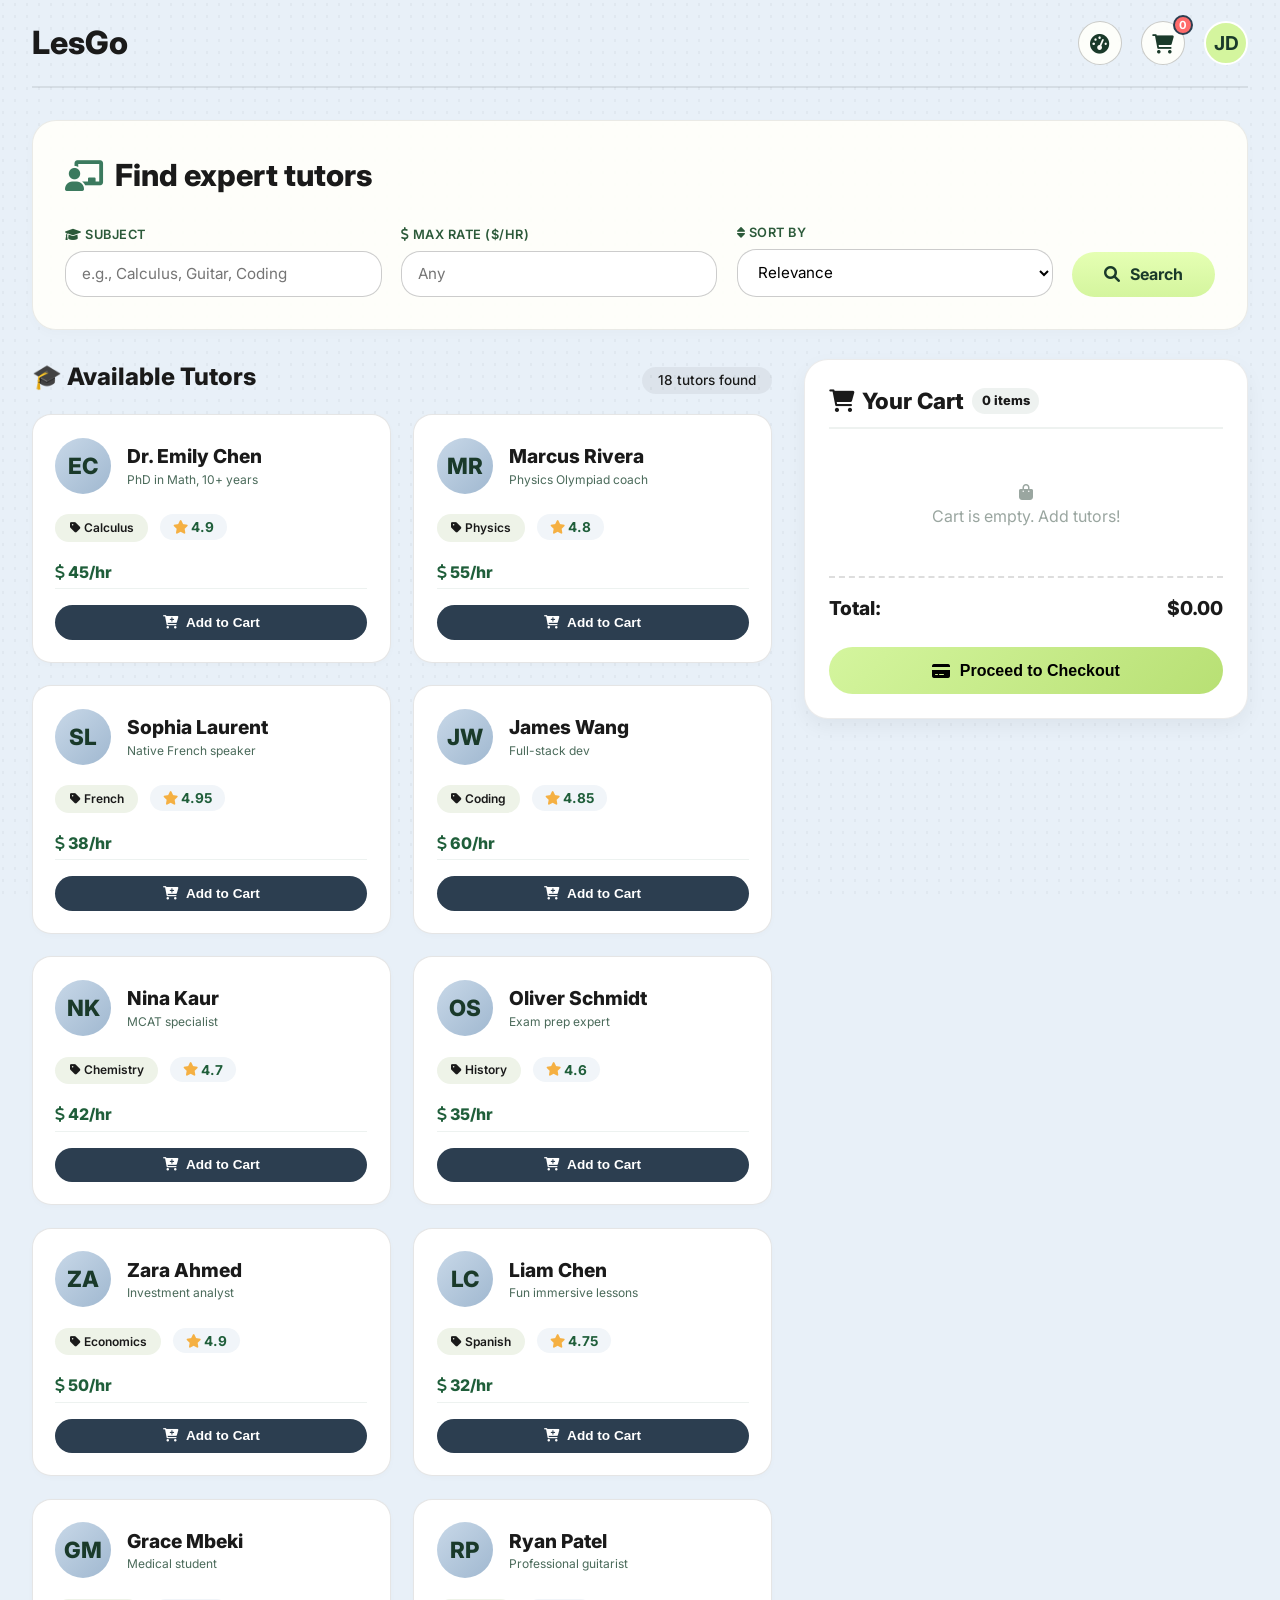
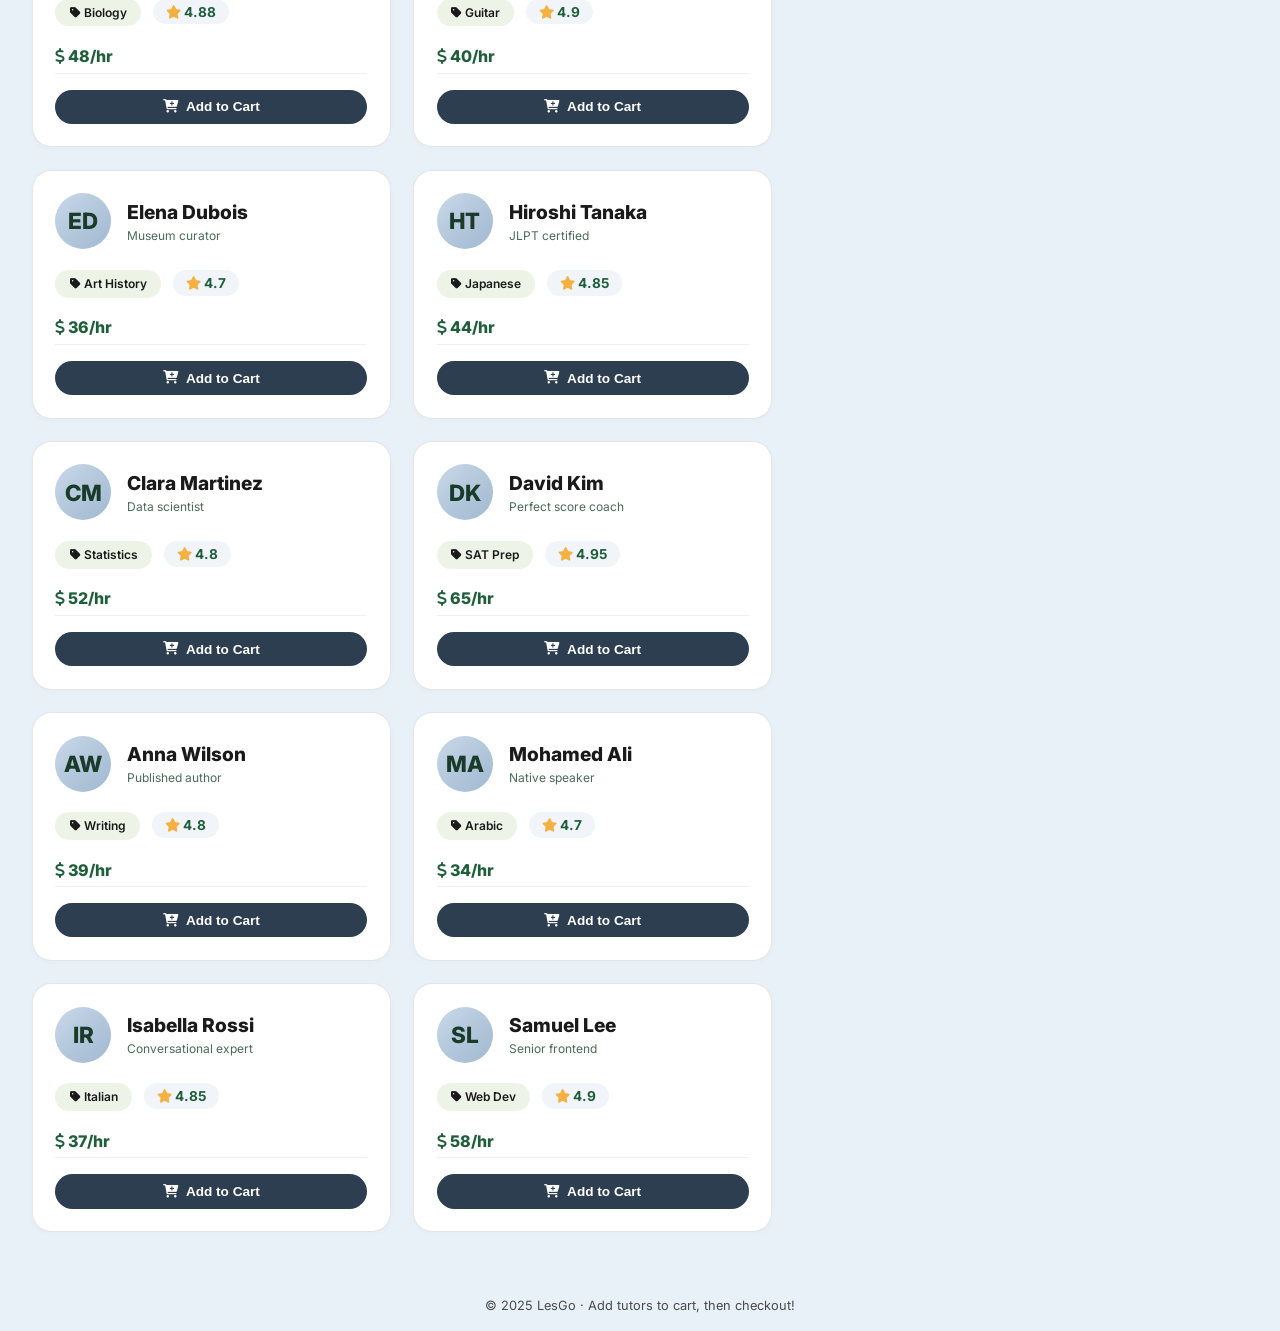
<file: transaction/index.html>
<!DOCTYPE html>
<html lang="en">
<head>
  <meta charset="UTF-8">
  <meta name="viewport" content="width=device-width, initial-scale=1.0, viewport-fit=cover">
  <title>LesGo · Checkout</title>
  <link href="https://fonts.googleapis.com/css2?family=Inter:opsz,wght@14..32,300;400;500;600;700;800&display=swap" rel="stylesheet">
  <link rel="stylesheet" href="https://cdnjs.cloudflare.com/ajax/libs/font-awesome/6.0.0-beta3/css/all.min.css">
  <style>
    * {
      margin: 0;
      padding: 0;
      box-sizing: border-box;
    }

    body {
      background: linear-gradient(180deg, #b8cfe0 0%, #d2e4f0 40%, #e8f0f8 100%);
      font-family: 'Inter', sans-serif;
      color: #1a1a1a;
      min-height: 100vh;
    }

    body::before {
      content: "";
      position: fixed;
      top: 0;
      left: 0;
      width: 100%;
      height: 100%;
      background-image: radial-gradient(circle at 25% 40%, rgba(0, 0, 0, 0.04) 1.5px, transparent 1.5px);
      background-size: 12px 12px;
      pointer-events: none;
      z-index: 0;
    }

    /* Header */
    .checkout-header {
      background: #3a4a5a;
      padding: 1rem 0;
      position: sticky;
      top: 0;
      z-index: 100;
      border-bottom: 3px solid rgba(255, 255, 255, 0.08);
      box-shadow: 0 4px 12px rgba(0, 0, 0, 0.08);
    }

    .header-container {
      max-width: 1200px;
      margin: 0 auto;
      padding: 0 2rem;
      display: flex;
      justify-content: space-between;
      align-items: center;
      flex-wrap: wrap;
      gap: 1rem;
    }

    .logo-section {
      display: flex;
      align-items: center;
      gap: 0.75rem;
      cursor: pointer;
    }

    .logo-icon {
      background: #d4f59e;
      width: 40px;
      height: 40px;
      border-radius: 12px;
      display: flex;
      align-items: center;
      justify-content: center;
      font-size: 1.2rem;
      color: #1a3a2a;
    }

    .logo-text {
      font-size: 1.6rem;
      font-weight: 800;
      color: white;
      text-shadow: 0 2px 4px rgba(0, 0, 0, 0.2);
    }

    .checkout-steps {
      display: flex;
      gap: 1rem;
      align-items: center;
    }

    .step {
      display: flex;
      align-items: center;
      gap: 0.5rem;
      font-size: 0.85rem;
      color: rgba(255, 255, 255, 0.6);
    }

    .step.active {
      color: #d4f59e;
      font-weight: 600;
    }

    .step.completed {
      color: #a8d85c;
    }

    .step-number {
      width: 28px;
      height: 28px;
      border-radius: 28px;
      background: rgba(255, 255, 255, 0.2);
      display: flex;
      align-items: center;
      justify-content: center;
      font-size: 0.8rem;
      font-weight: 700;
      color: white;
    }

    .step.active .step-number {
      background: #d4f59e;
      color: #1a3a2a;
    }

    .step.completed .step-number {
      background: #a8d85c;
      color: #1a3a2a;
    }

    /* Main Container */
    .checkout-container {
      max-width: 1200px;
      margin: 2rem auto;
      padding: 0 2rem;
      position: relative;
      z-index: 1;
    }

    .two-columns {
      display: grid;
      grid-template-columns: 1fr 380px;
      gap: 2rem;
    }

    @media (max-width: 900px) {
      .two-columns {
        grid-template-columns: 1fr;
      }
    }

    /* Left Column - Forms */
    .form-section {
      background: rgba(255, 255, 255, 0.95);
      border-radius: 1.5rem;
      padding: 1.5rem;
      margin-bottom: 1.5rem;
      border: 1px solid rgba(0, 0, 0, 0.08);
      box-shadow: 0 4px 12px rgba(0, 0, 0, 0.04);
    }

    .section-title {
      font-size: 1.2rem;
      font-weight: 700;
      margin-bottom: 1.2rem;
      display: flex;
      align-items: center;
      gap: 0.6rem;
      padding-bottom: 0.75rem;
      border-bottom: 2px solid #e8ecef;
      color: #1a1a1a;
    }

    .section-title i {
      color: #4f772d;
    }

    .form-row {
      display: grid;
      grid-template-columns: 1fr 1fr;
      gap: 1rem;
      margin-bottom: 1rem;
    }

    .form-group {
      margin-bottom: 1rem;
    }

    .form-group label {
      display: block;
      font-size: 0.8rem;
      font-weight: 600;
      margin-bottom: 0.4rem;
      color: #4a5568;
    }

    .form-group input, .form-group select, .form-group textarea {
      width: 100%;
      padding: 0.8rem 1rem;
      border: 1px solid #cbd5e0;
      border-radius: 1rem;
      font-family: 'Inter', sans-serif;
      font-size: 0.9rem;
      transition: all 0.2s;
      background: white;
    }

    .form-group input:focus, .form-group select:focus, .form-group textarea:focus {
      outline: none;
      border-color: #a8d85c;
      box-shadow: 0 0 0 3px rgba(168, 216, 92, 0.2);
    }

    .full-width {
      grid-column: span 2;
    }

    /* Payment Methods */
    .payment-methods {
      display: flex;
      gap: 1rem;
      flex-wrap: wrap;
      margin-top: 0.5rem;
    }

    .payment-option {
      flex: 1;
      min-width: 100px;
      border: 2px solid #e2e8f0;
      border-radius: 1rem;
      padding: 1rem;
      cursor: pointer;
      transition: all 0.2s;
      text-align: center;
      background: white;
    }

    .payment-option.selected {
      border-color: #4f772d;
      background: #f0f7e8;
    }

    .payment-option i {
      font-size: 1.5rem;
      margin-bottom: 0.3rem;
      display: block;
      color: #3a4a5a;
    }

    .payment-option span {
      font-size: 0.75rem;
      font-weight: 600;
      color: #1a1a1a;
    }

    /* Right Column - Order Summary */
    .order-summary {
      background: rgba(255, 255, 255, 0.95);
      border-radius: 1.5rem;
      padding: 1.5rem;
      border: 1px solid rgba(0, 0, 0, 0.08);
      box-shadow: 0 8px 20px rgba(0, 0, 0, 0.08);
      position: sticky;
      top: 90px;
    }

    .summary-title {
      font-size: 1.1rem;
      font-weight: 700;
      margin-bottom: 1rem;
      padding-bottom: 0.75rem;
      border-bottom: 2px solid #e8ecef;
      color: #1a1a1a;
      display: flex;
      align-items: center;
      gap: 0.5rem;
    }

    .summary-title i {
      color: #4f772d;
    }

    .cart-items-summary {
      max-height: 300px;
      overflow-y: auto;
      margin-bottom: 1rem;
    }

    .summary-item {
      display: flex;
      justify-content: space-between;
      padding: 0.8rem 0;
      border-bottom: 1px solid #e8ecef;
    }

    .summary-item-info h4 {
      font-size: 0.9rem;
      font-weight: 600;
      color: #1a1a1a;
    }

    .summary-item-info p {
      font-size: 0.7rem;
      color: #718096;
    }

    .summary-item-price {
      font-weight: 700;
      color: #2c6e5c;
    }

    .summary-row {
      display: flex;
      justify-content: space-between;
      padding: 0.6rem 0;
      font-size: 0.9rem;
      color: #4a5568;
    }

    .summary-row.total {
      font-size: 1.1rem;
      font-weight: 800;
      border-top: 2px dashed #cbd5e0;
      margin-top: 0.5rem;
      padding-top: 1rem;
      color: #1a3a2a;
    }

    .place-order-btn {
      width: 100%;
      background: linear-gradient(to bottom, #e5ffb3, #d4f59e);
      border: none;
      padding: 1rem;
      border-radius: 2rem;
      font-weight: 800;
      font-size: 1rem;
      cursor: pointer;
      transition: all 0.2s;
      margin-top: 1rem;
      display: flex;
      align-items: center;
      justify-content: center;
      gap: 0.6rem;
      color: #1a3a2a;
      font-family: 'Inter', sans-serif;
    }

    .place-order-btn:hover {
      transform: translateY(-2px);
      box-shadow: 0 6px 16px rgba(100, 150, 50, 0.3);
    }

    /* Success Modal */
    .modal-overlay {
      display: none;
      position: fixed;
      top: 0;
      left: 0;
      width: 100%;
      height: 100%;
      background: rgba(0, 0, 0, 0.5);
      backdrop-filter: blur(4px);
      align-items: center;
      justify-content: center;
      z-index: 1000;
    }

    .success-modal {
      background: white;
      max-width: 450px;
      width: 90%;
      border-radius: 1.5rem;
      padding: 2rem;
      text-align: center;
    }

    .success-icon {
      width: 80px;
      height: 80px;
      background: linear-gradient(135deg, #d4f59e, #a8d85c);
      border-radius: 80px;
      display: flex;
      align-items: center;
      justify-content: center;
      margin: 0 auto 1rem;
    }

    .success-icon i {
      font-size: 3rem;
      color: #1a3a2a;
    }

    .success-modal h2 {
      font-size: 1.5rem;
      margin-bottom: 0.5rem;
      color: #1a1a1a;
    }

    .success-modal p {
      color: #718096;
      margin-bottom: 1.5rem;
    }

    .order-details {
      background: #f0f7e8;
      padding: 1rem;
      border-radius: 1rem;
      margin: 1rem 0;
      text-align: left;
    }

    .order-details p {
      margin: 0.5rem 0;
      font-size: 0.85rem;
      color: #1a1a1a;
    }

    .btn-back-dashboard {
      background: linear-gradient(135deg, #3a4a5a, #2c3e50);
      color: white;
      border: none;
      padding: 0.8rem 2rem;
      border-radius: 2rem;
      cursor: pointer;
      font-weight: 600;
      margin-top: 0.5rem;
      transition: all 0.2s;
    }

    .btn-back-dashboard:hover {
      transform: translateY(-2px);
      background: linear-gradient(135deg, #4a5a6a, #3a4a5a);
    }

    .footer {
      text-align: center;
      padding: 2rem 0;
      color: #4a5568;
      font-size: 0.75rem;
      font-weight: 500;
    }

    /* Scrollbar */
    .cart-items-summary::-webkit-scrollbar {
      width: 6px;
    }

    .cart-items-summary::-webkit-scrollbar-track {
      background: #e8ecef;
      border-radius: 10px;
    }

    .cart-items-summary::-webkit-scrollbar-thumb {
      background: #a8d85c;
      border-radius: 10px;
    }

    input[type="date"]::-webkit-calendar-picker-indicator {
      cursor: pointer;
    }
  </style>
</head>
<body>
  <div class="checkout-header">
    <div class="header-container">
      <div class="logo-section" id="logoHomeBtn">
        <div class="logo-icon"><i class="fas fa-graduation-cap"></i></div>
        <span class="logo-text">LesGo</span>
      </div>
      <div class="checkout-steps">
        <div class="step completed">
          <span class="step-number"><i class="fas fa-check"></i></span>
          <span>Cart</span>
        </div>
        <i class="fas fa-chevron-right" style="color: rgba(255,255,255,0.3); font-size:0.7rem;"></i>
        <div class="step active">
          <span class="step-number">2</span>
          <span>Checkout</span>
        </div>
        <i class="fas fa-chevron-right" style="color: rgba(255,255,255,0.3); font-size:0.7rem;"></i>
        <div class="step">
          <span class="step-number">3</span>
          <span>Confirmation</span>
        </div>
      </div>
    </div>
  </div>

  <div class="checkout-container">
    <div class="two-columns">
      <!-- Left Column - Forms -->
      <div>
        <!-- Contact Information -->
        <div class="form-section">
          <div class="section-title">
            <i class="fas fa-user"></i>
            <span>Contact Information</span>
          </div>
          <div class="form-row">
            <div class="form-group">
              <label>Full Name *</label>
              <input type="text" id="fullName" placeholder="John Doe">
            </div>
            <div class="form-group">
              <label>Email Address *</label>
              <input type="email" id="email" placeholder="john@example.com">
            </div>
          </div>
          <div class="form-group">
            <label>Phone Number *</label>
            <input type="tel" id="phone" placeholder="+1 234 567 8900">
          </div>
        </div>

        <!-- Shipping / Session Details -->
        <div class="form-section">
          <div class="section-title">
            <i class="fas fa-calendar-alt"></i>
            <span>Session Preferences</span>
          </div>
          <div class="form-row">
            <div class="form-group">
              <label>Preferred Date *</label>
              <input type="date" id="sessionDate">
            </div>
            <div class="form-group">
              <label>Preferred Time *</label>
              <select id="sessionTime">
                <option value="">Select time</option>
                <option value="09:00">09:00 AM</option>
                <option value="10:00">10:00 AM</option>
                <option value="11:00">11:00 AM</option>
                <option value="14:00">02:00 PM</option>
                <option value="15:00">03:00 PM</option>
                <option value="16:00">04:00 PM</option>
                <option value="17:00">05:00 PM</option>
                <option value="18:00">06:00 PM</option>
                <option value="19:00">07:00 PM</option>
              </select>
            </div>
          </div>
          <div class="form-group full-width">
            <label>Additional Notes (optional)</label>
            <textarea rows="3" id="notes" placeholder="Any specific topics or questions for the tutor?"></textarea>
          </div>
        </div>

        <!-- Payment Method -->
        <div class="form-section">
          <div class="section-title">
            <i class="fas fa-credit-card"></i>
            <span>Payment Method</span>
          </div>
          <div class="payment-methods">
            <div class="payment-option" data-method="credit">
              <i class="fab fa-cc-visa"></i>
              <span>Credit Card</span>
            </div>
            <div class="payment-option" data-method="paypal">
              <i class="fab fa-paypal"></i>
              <span>PayPal</span>
            </div>
            <div class="payment-option" data-method="bank">
              <i class="fas fa-university"></i>
              <span>Bank Transfer</span>
            </div>
            <div class="payment-option" data-method="balance">
              <i class="fas fa-wallet"></i>
              <span>LesGo Balance</span>
            </div>
          </div>
          <div id="creditCardFields" style="display: none; margin-top: 1rem;">
            <div class="form-row">
              <div class="form-group full-width">
                <label>Card Number</label>
                <input type="text" placeholder="4242 4242 4242 4242">
              </div>
            </div>
            <div class="form-row">
              <div class="form-group">
                <label>Expiry Date</label>
                <input type="text" placeholder="MM/YY">
              </div>
              <div class="form-group">
                <label>CVV</label>
                <input type="text" placeholder="123">
              </div>
            </div>
          </div>
        </div>
      </div>

      <!-- Right Column - Order Summary -->
      <div>
        <div class="order-summary">
          <div class="summary-title">
            <i class="fas fa-shopping-cart"></i> Order Summary
          </div>
          <div id="cartItemsSummary" class="cart-items-summary">
            <div style="text-align:center; padding:2rem; color:#999;">Loading...</div>
          </div>
          <div class="summary-row">
            <span>Subtotal</span>
            <span id="subtotal">$0.00</span>
          </div>
          <div class="summary-row">
            <span>Platform Fee</span>
            <span>$2.00</span>
          </div>
          <div class="summary-row total">
            <span>Total</span>
            <span id="totalAmount">$0.00</span>
          </div>
          <button class="place-order-btn" id="placeOrderBtn">
            <i class="fas fa-lock"></i> Place Order
          </button>
          <div style="font-size: 0.7rem; text-align: center; margin-top: 0.8rem; color: #a0aec0;">
            <i class="fas fa-shield-alt"></i> Secure payment protected
          </div>
        </div>
      </div>
    </div>
  </div>
  <div class="footer">
    <p>© 2025 LesGo — Secure Checkout. All rights reserved.</p>
  </div>

  <!-- Success Modal -->
  <div id="successModal" class="modal-overlay">
    <div class="success-modal">
      <div class="success-icon">
        <i class="fas fa-check-circle"></i>
      </div>
      <h2>Order Confirmed! 🎉</h2>
      <p>Your tutoring session has been booked successfully</p>
      <div class="order-details" id="orderDetailsModal">
        <!-- Dynamic order details -->
      </div>
      <button class="btn-back-dashboard" id="backToDashboardBtn">
        <i class="fas fa-home"></i> Back to Dashboard
      </button>
    </div>
  </div>

  <script>
    let cart = [];
    let selectedPaymentMethod = 'credit';
    let currentUser = null;

    function loadUser() {
      const storedUser = localStorage.getItem('lesgo_user');
      if (storedUser) {
        currentUser = JSON.parse(storedUser);
        if (currentUser.username) {
          document.getElementById('fullName').value = currentUser.username;
          document.getElementById('email').value = currentUser.email || `${currentUser.username}@example.com`;
        }
      }
    }

    function loadCart() {
      const storedCart = localStorage.getItem('lesgo_tutor_cart');
      if (storedCart) {
        cart = JSON.parse(storedCart);
      }
      if (cart.length === 0) {
        alert("Your cart is empty! Please add tutors first.");
        window.location.href = '../search/index.html';
      }
      renderOrderSummary();
    }

    function renderOrderSummary() {
      const container = document.getElementById('cartItemsSummary');
      const subtotalSpan = document.getElementById('subtotal');
      const totalSpan = document.getElementById('totalAmount');
      
      if (!container) return;
      
      if (cart.length === 0) {
        container.innerHTML = '<div style="text-align:center; padding:2rem; color:#999;">No items in cart</div>';
        subtotalSpan.innerText = '$0.00';
        totalSpan.innerText = '$0.00';
        return;
      }
      
      let subtotal = 0;
      let itemsHtml = '';
      cart.forEach(item => {
        subtotal += item.hourlyRate;
        itemsHtml += `
          <div class="summary-item">
            <div class="summary-item-info">
              <h4>${escapeHtml(item.name)}</h4>
              <p>${escapeHtml(item.subject)} • 1 session (1 hour)</p>
            </div>
            <div class="summary-item-price">$${item.hourlyRate}.00</div>
          </div>
        `;
      });
      
      container.innerHTML = itemsHtml;
      const platformFee = 2.00;
      const total = subtotal + platformFee;
      
      subtotalSpan.innerText = `$${subtotal.toFixed(2)}`;
      totalSpan.innerText = `$${total.toFixed(2)}`;
    }

    document.querySelectorAll('.payment-option').forEach(option => {
      option.addEventListener('click', () => {
        document.querySelectorAll('.payment-option').forEach(opt => opt.classList.remove('selected'));
        option.classList.add('selected');
        selectedPaymentMethod = option.dataset.method;
        
        const creditFields = document.getElementById('creditCardFields');
        if (selectedPaymentMethod === 'credit') {
          creditFields.style.display = 'block';
        } else {
          creditFields.style.display = 'none';
        }
      });
    });

    document.querySelector('.payment-option')?.classList.add('selected');

    function escapeHtml(str) {
      if (!str) return '';
      return str.replace(/[&<>]/g, function(m) {
        if (m === '&') return '&amp;';
        if (m === '<') return '&lt;';
        if (m === '>') return '&gt;';
        return m;
      });
    }

    function validateForm() {
      const fullName = document.getElementById('fullName').value.trim();
      const email = document.getElementById('email').value.trim();
      const phone = document.getElementById('phone').value.trim();
      const sessionDate = document.getElementById('sessionDate').value;
      const sessionTime = document.getElementById('sessionTime').value;
      
      if (!fullName) {
        alert('Please enter your full name');
        return false;
      }
      if (!email || !email.includes('@')) {
        alert('Please enter a valid email address');
        return false;
      }
      if (!phone) {
        alert('Please enter your phone number');
        return false;
      }
      if (!sessionDate) {
        alert('Please select a preferred date');
        return false;
      }
      if (!sessionTime) {
        alert('Please select a preferred time');
        return false;
      }
      return true;
    }

    function generateOrderId() {
      return 'LES' + Date.now().toString().slice(-8) + Math.floor(Math.random() * 1000);
    }

    function placeOrder() {
      if (!validateForm()) return;
      if (cart.length === 0) {
        alert('Your cart is empty!');
        return;
      }
      
      const fullName = document.getElementById('fullName').value.trim();
      const email = document.getElementById('email').value.trim();
      const phone = document.getElementById('phone').value.trim();
      const sessionDate = document.getElementById('sessionDate').value;
      const sessionTime = document.getElementById('sessionTime').value;
      const notes = document.getElementById('notes').value;
      
      const subtotal = cart.reduce((sum, item) => sum + item.hourlyRate, 0);
      const platformFee = 2.00;
      const total = subtotal + platformFee;
      const orderId = generateOrderId();
      
      const order = {
        orderId: orderId,
        date: new Date().toISOString(),
        customer: { fullName, email, phone },
        session: { date: sessionDate, time: sessionTime, notes: notes || 'No additional notes' },
        items: cart.map(item => ({ name: item.name, subject: item.subject, rate: item.hourlyRate })),
        paymentMethod: selectedPaymentMethod,
        subtotal: subtotal,
        platformFee: platformFee,
        total: total,
        status: 'confirmed'
      };
      
      const existingOrders = localStorage.getItem('lesgo_orders');
      const orders = existingOrders ? JSON.parse(existingOrders) : [];
      orders.push(order);
      localStorage.setItem('lesgo_orders', JSON.stringify(orders));
      
      localStorage.removeItem('lesgo_tutor_cart');
      
      showSuccessModal(order);
    }
    
    function showSuccessModal(order) {
      const modal = document.getElementById('successModal');
      const orderDetailsDiv = document.getElementById('orderDetailsModal');
      
      const tutorNames = order.items.map(item => item.name).join(', ');
      const formattedDate = new Date(order.session.date).toLocaleDateString('en-US', { month: 'long', day: 'numeric', year: 'numeric' });
      
      orderDetailsDiv.innerHTML = `
        <p><strong>📋 Order ID:</strong> ${order.orderId}</p>
        <p><strong>👨‍🏫 Tutors:</strong> ${tutorNames}</p>
        <p><strong>📅 Session:</strong> ${formattedDate} at ${order.session.time}</p>
        <p><strong>💰 Total Paid:</strong> $${order.total.toFixed(2)}</p>
        <p><strong>💳 Payment:</strong> ${order.paymentMethod.charAt(0).toUpperCase() + order.paymentMethod.slice(1)}</p>
        <p><strong>📧 Confirmation sent to:</strong> ${order.customer.email}</p>
      `;
      
      modal.style.display = 'flex';
    }
    
    document.getElementById('placeOrderBtn')?.addEventListener('click', placeOrder);
    document.getElementById('backToDashboardBtn')?.addEventListener('click', () => {
      window.location.href = '../main/index.html';
    });
    document.getElementById('logoHomeBtn')?.addEventListener('click', () => {
      window.location.href = '../main/index.html';
    });
    
    const today = new Date().toISOString().split('T')[0];
    document.getElementById('sessionDate').min = today;
    
    loadUser();
    loadCart();
  </script>
</body>
</html>
</file>
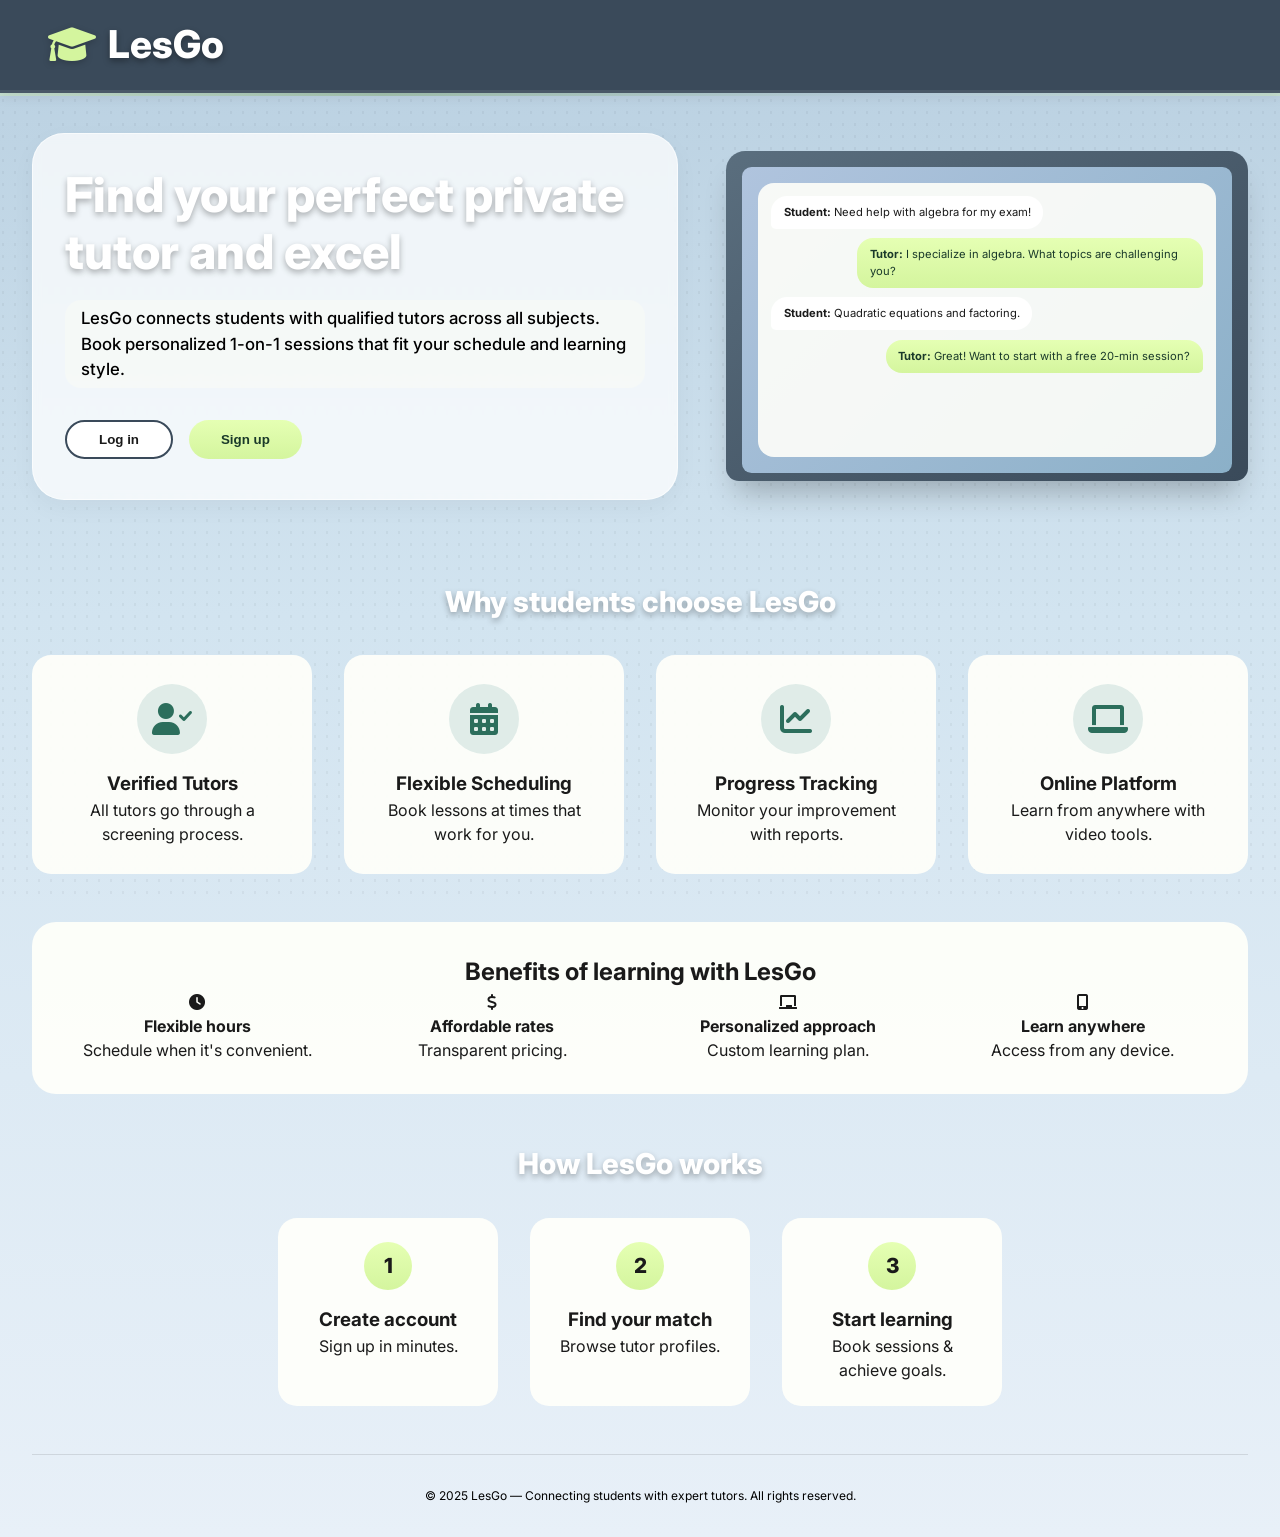
<file: user admin/index.html>
<!DOCTYPE html>
<html lang="en">
<head>
  <meta charset="UTF-8">
  <meta name="viewport" content="width=device-width, initial-scale=1.0, viewport-fit=cover">
  <title>LesGo · Admin Dashboard</title>
  <link href="https://fonts.googleapis.com/css2?family=Inter:opsz,wght@14..32,300;400;500;600;700;800&display=swap" rel="stylesheet">
  <link rel="stylesheet" href="https://cdnjs.cloudflare.com/ajax/libs/font-awesome/6.0.0-beta3/css/all.min.css">
  <style>
    * { margin: 0; padding: 0; box-sizing: border-box; }
    body {
      background: linear-gradient(180deg, #b8cfe0 0%, #d2e4f0 40%, #e8f0f8 100%);
      font-family: 'Inter', sans-serif;
      color: #1a1a1a;
      min-height: 100vh;
    }
    body::before {
      content: "";
      position: fixed;
      top: 0;
      left: 0;
      width: 100%;
      height: 100%;
      background-image: radial-gradient(circle at 25% 40%, rgba(0, 0, 0, 0.04) 1.5px, transparent 1.5px);
      background-size: 12px 12px;
      pointer-events: none;
      z-index: 0;
    }
    .container { max-width: 1400px; margin: 0 auto; padding: 0 2rem; position: relative; z-index: 1; }
    
    .admin-header {
      background: #3a4a5a;
      padding: 1rem 0;
      border-bottom: 3px solid #d4f59e;
      box-shadow: 0 4px 12px rgba(0, 0, 0, 0.08);
      position: relative;
      z-index: 2;
    }
    .header-content {
      max-width: 1400px;
      margin: 0 auto;
      padding: 0 2rem;
      display: flex;
      justify-content: space-between;
      align-items: center;
      flex-wrap: wrap;
      gap: 1rem;
    }
    .logo-section {
      display: flex;
      align-items: center;
      gap: 0.75rem;
      cursor: pointer;
    }
    .logo-icon {
      background: #d4f59e;
      width: 40px;
      height: 40px;
      border-radius: 12px;
      display: flex;
      align-items: center;
      justify-content: center;
      font-size: 1.2rem;
      color: #1a3a2a;
    }
    .logo-text {
      font-size: 1.6rem;
      font-weight: 800;
      color: white;
      text-shadow: 0 2px 4px rgba(0,0,0,0.2);
    }
    .tutor-badge {
      background: #d4f59e;
      padding: 0.3rem 0.8rem;
      border-radius: 2rem;
      font-size: 0.7rem;
      font-weight: 700;
      color: #1a3a2a;
    }
    .nav-buttons {
      display: flex;
      gap: 1rem;
      align-items: center;
    }
    .nav-btn {
      background: rgba(255,255,255,0.15);
      border: none;
      padding: 0.6rem 1.2rem;
      border-radius: 2rem;
      color: white;
      cursor: pointer;
      font-weight: 600;
      transition: all 0.2s;
    }
    .nav-btn:hover {
      background: rgba(255,255,255,0.25);
      transform: translateY(-2px);
    }
    .user-avatar {
      background: #d4f59e;
      width: 44px;
      height: 44px;
      border-radius: 44px;
      display: flex;
      align-items: center;
      justify-content: center;
      font-weight: 700;
      cursor: pointer;
      color: #1a3a2a;
    }
    
    .stats-grid {
      display: grid;
      grid-template-columns: repeat(auto-fit, minmax(200px, 1fr));
      gap: 1.5rem;
      margin: 2rem 0;
    }
    .stat-card {
      background: rgba(255,255,255,0.95);
      border-radius: 1.2rem;
      padding: 1.5rem;
      text-align: center;
      border: 1px solid rgba(0,0,0,0.08);
      transition: transform 0.2s;
    }
    .stat-card:hover { transform: translateY(-3px); }
    .stat-card i { font-size: 2rem; color: #4f772d; margin-bottom: 0.5rem; }
    .stat-number { font-size: 2rem; font-weight: 800; color: #1a3a2a; }
    .stat-label { color: #718096; font-size: 0.8rem; }
    
    .students-section {
      background: rgba(255,255,255,0.95);
      border-radius: 1.2rem;
      padding: 1.5rem;
      margin: 2rem 0;
      border: 1px solid rgba(0,0,0,0.08);
    }
    .section-title {
      font-size: 1.2rem;
      font-weight: 700;
      margin-bottom: 1rem;
      display: flex;
      align-items: center;
      gap: 0.5rem;
      border-bottom: 2px solid #e8ecef;
      padding-bottom: 0.75rem;
    }
    .students-grid {
      display: grid;
      grid-template-columns: repeat(auto-fill, minmax(300px, 1fr));
      gap: 1rem;
      margin-top: 1rem;
    }
    .student-card {
      background: white;
      border-radius: 1rem;
      padding: 1.2rem;
      border: 1px solid rgba(0,0,0,0.08);
      transition: all 0.2s;
    }
    .student-card:hover {
      transform: translateY(-3px);
      box-shadow: 0 8px 20px rgba(0,0,0,0.1);
    }
    .student-avatar {
      width: 50px;
      height: 50px;
      background: linear-gradient(135deg, #c8d8e8, #a0b8d0);
      border-radius: 12px;
      display: flex;
      align-items: center;
      justify-content: center;
      font-weight: bold;
      font-size: 1.2rem;
    }
    .message-student-btn {
      background: #d4f59e;
      border: none;
      padding: 0.4rem 1rem;
      border-radius: 2rem;
      cursor: pointer;
      font-size: 0.75rem;
      font-weight: 600;
      margin-top: 0.5rem;
      width: 100%;
    }
    .message-student-btn:hover { background: #c0e87a; }
    .empty-state { text-align: center; padding: 3rem; color: #999; }
    .footer { text-align: center; padding: 2rem 0; color: #4a5568; font-size: 0.75rem; }
    .logout-btn { background: #c0392b !important; }
    .logout-btn:hover { background: #a93226 !important; }
  </style>
</head>
<body>
  <div class="admin-header">
    <div class="header-content">
      <div class="logo-section">
        <div class="logo-icon"><i class="fas fa-chalkboard-user"></i></div>
        <span class="logo-text">LesGo Tutor</span>
        <span class="tutor-badge"><i class="fas fa-check-circle"></i> Admin</span>
      </div>
      <div class="nav-buttons">
        <button class="nav-btn" id="chatNavBtn"><i class="fas fa-comment-dots"></i> Messages</button>
        <button class="nav-btn logout-btn" id="logoutBtn"><i class="fas fa-sign-out-alt"></i> Logout</button>
        <div class="user-avatar" id="userAvatarBtn">AD</div>
      </div>
    </div>
  </div>

  <div class="container">
    <div class="stats-grid">
      <div class="stat-card"><i class="fas fa-users"></i><div class="stat-number" id="totalStudents">3</div><div class="stat-label">My Students</div></div>
      <div class="stat-card"><i class="fas fa-calendar-check"></i><div class="stat-number" id="totalSessions">8</div><div class="stat-label">Completed Sessions</div></div>
      <div class="stat-card"><i class="fas fa-dollar-sign"></i><div class="stat-number" id="totalEarnings">$360</div><div class="stat-label">Total Earnings</div></div>
      <div class="stat-card"><i class="fas fa-star"></i><div class="stat-number" id="rating">4.9</div><div class="stat-label">Tutor Rating</div></div>
    </div>

    <div class="students-section">
      <div class="section-title"><i class="fas fa-user-graduate"></i> My Students</div>
      <div id="studentsList" class="students-grid">
        <div class="student-card">
          <div style="display:flex; align-items:center; gap:1rem;">
            <div class="student-avatar">EJ</div>
            <div><h4>Emma Johnson</h4><p>📧 emma@example.com</p><p>📚 Physics • 3 sessions</p></div>
          </div>
          <button class="message-student-btn" data-student="Emma Johnson"><i class="fas fa-comment"></i> Message Student</button>
        </div>
        <div class="student-card">
          <div style="display:flex; align-items:center; gap:1rem;">
            <div class="student-avatar">ML</div>
            <div><h4>Michael Lee</h4><p>📧 michael@example.com</p><p>📚 Physics • 2 sessions</p></div>
          </div>
          <button class="message-student-btn" data-student="Michael Lee"><i class="fas fa-comment"></i> Message Student</button>
        </div>
        <div class="student-card">
          <div style="display:flex; align-items:center; gap:1rem;">
            <div class="student-avatar">SC</div>
            <div><h4>Sarah Chen</h4><p>📧 sarah@example.com</p><p>📚 Physics • 3 sessions</p></div>
          </div>
          <button class="message-student-btn" data-student="Sarah Chen"><i class="fas fa-comment"></i> Message Student</button>
        </div>
      </div>
    </div>
  </div>
  <div class="footer">© 2025 LesGo — Tutor Admin Portal</div>

  <script>
    // Check if admin is logged in
    const storedUser = localStorage.getItem('lesgo_user');
    if (!storedUser) {
      window.location.href = '../login/index.html';
    }
    
    const currentUser = JSON.parse(storedUser);
    if (!currentUser.isAdmin) {
      window.location.href = '../main/index.html';
    }
    
    document.getElementById('userAvatarBtn').innerText = currentUser.username.slice(0,2).toUpperCase();
    
    // Logout button
    document.getElementById('logoutBtn')?.addEventListener('click', () => {
      localStorage.removeItem('lesgo_user');
      window.location.href = '../login/index.html';
    });
    
    // Messages button - go to admin chat
    document.getElementById('chatNavBtn')?.addEventListener('click', () => {
      window.location.href = '../admin chat/index.html';
    });
    
    // Message student buttons - go to admin chat with specific student
    document.querySelectorAll('.message-student-btn').forEach(btn => {
      btn.addEventListener('click', () => {
        const studentName = btn.dataset.student;
        // Store which student to chat with
        sessionStorage.setItem('adminChatWithStudent', studentName);
        window.location.href = '../admin chat/index.html';
      });
    });
  </script>
</body>
</html>
</file>
